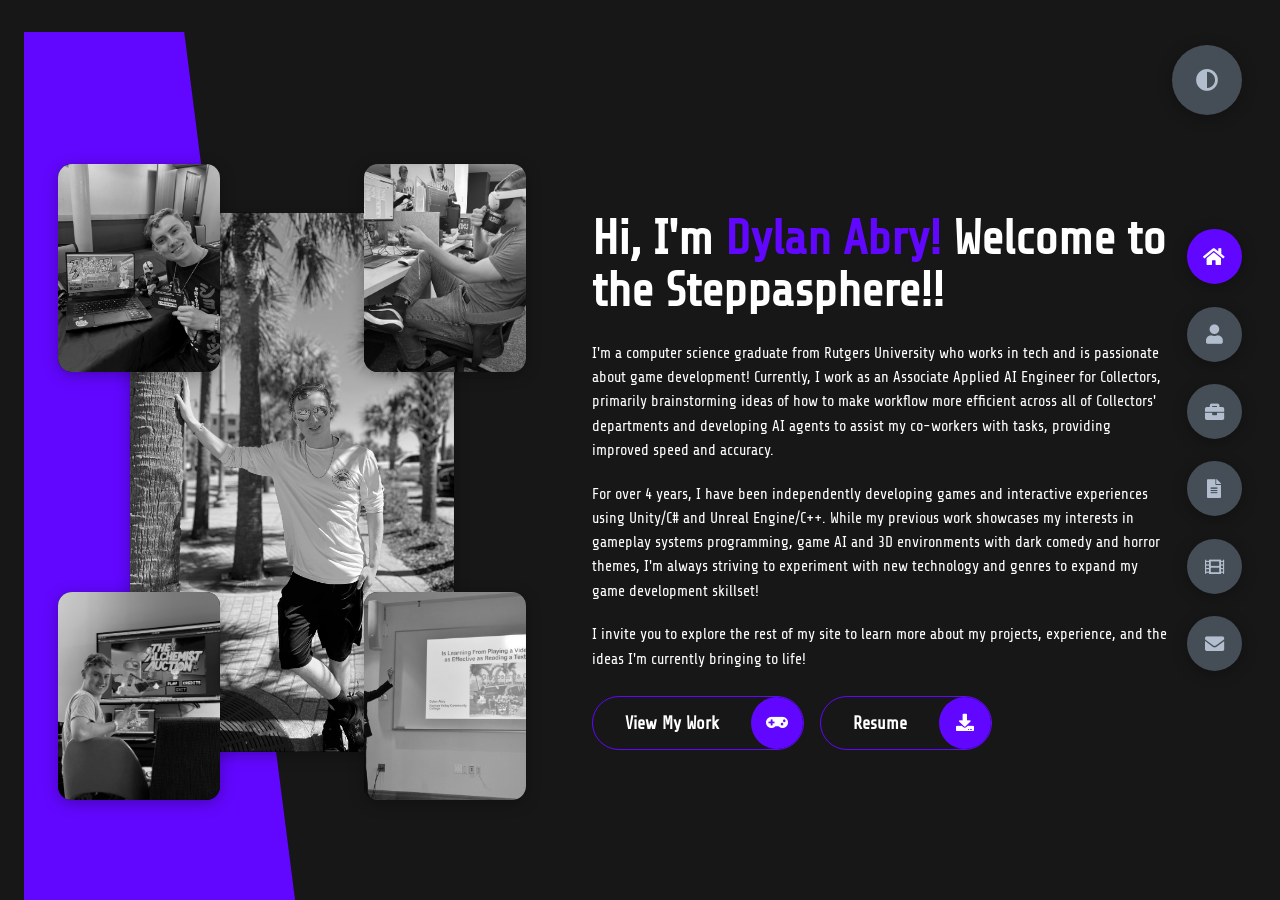
<file: index.html>
<!DOCTYPE html>
<html lang="en">

<head>
    <meta charset="UTF-8">
    <meta name="viewport" content="width=device-width, initial-scale=1.0">
    <title>Steppasphere</title>
    <link rel="stylesheet" href="styles/styles.css">
    <link rel="preconnect" href="https://fonts.googleapis.com">
    <link rel="preconnect" href="https://fonts.gstatic.com" crossorigin>
    <link rel="stylesheet" href="https://cdnjs.cloudflare.com/ajax/libs/font-awesome/5.15.4/css/all.min.css">
    <link href="https://fonts.googleapis.com/css2?family=Share+Tech&display=swap" rel="stylesheet">
</head>

<body class="main-content">
    <header class="section sec1 header active" id="home">
        <div class="header-content">
            <div class="left-header">
                <div class="h-shape"></div>

                <div class="photo-collage">
                    <div class="image main-image">
                        <img src="img/hero.jpeg" alt="Dylan Abry">
                    </div>

                    <div class="image secondary-image image-two">
                        <img src="img/AssassinAuctionAward.jpeg" alt="Dylan Abry">
                    </div>

                    <div class="image secondary-image image-three">
                        <img src="img/LockedInAtMLB.PNG" alt="Dylan Abry">
                    </div>
                    <div class="image secondary-image image-four">
                        <img src="img/Capstone.jpg" alt="Dylan Abry">
                    </div>
                    <div class="image secondary-image image-five">
                        <img src="img/AlchemistAuctionHotel.jpeg" alt="Dylan Abry">
                    </div>
                </div>
            </div>
            <div class="right-header">
                <h1 class="name">
                    Hi, I'm <span>Dylan Abry!</span> Welcome to the Steppasphere!!
                </h1>
                <p>
                    I'm a computer science graduate from Rutgers University who works in tech and is passionate about game development!
                    Currently, I work as an Associate Applied AI Engineer for Collectors, primarily brainstorming 
                    ideas of how to make workflow more efficient across all of Collectors' departments and developing 
                    AI agents to assist my co-workers with tasks, providing improved speed and accuracy. 

                </p>
                <p>
                    For over 4 years, I have been independently developing games and interactive experiences
                    using Unity/C# and Unreal Engine/C++. While my previous work showcases my interests
                    in gameplay systems programming, game AI and 3D environments with dark comedy and horror
                    themes, I'm always striving to experiment with new technology and genres to expand my game
                    development skillset!
                </p>
                <p>
                    I invite you to explore the rest of my site to learn more about my projects, experience, and the
                    ideas I'm currently bringing to life!
                </p>
                <div class="btn-con">
                    <a href="#portfolio" class="main-btn view-work-btn">
                        <span class="btn-text">View My Work</span>
                        <span class="btn-icon">
                            <i class="fas fa-gamepad"></i>
                        </span>
                    </a>

                    <a href="files/DylanAbryProResume.pdf" class="main-btn">
                        <span class="btn-text">Resume</span>
                        <span class="btn-icon">
                            <i class="fas fa-download"></i>
                        </span>
                    </a>
                </div>
            </div>
        </div>
    </header>
    <main>
        <section class="section sec2 about" id="about">
            <div class="main-title">
                <h2>About <span>Me</span><span class="bg-text">My Story</span></h2>
            </div>
            <div class="about-container">
                <div class="left-about">
                    <h4>Point Zero</h4>
                    <p>
                        My journey into game development started as a toddler who pulled every last
                        book off the shelf in my bedroom and scattered them across the floor. One by
                        one, I'd read each book, engaged in its plot and amazed by its artwork. This
                        became the catalyst for my passion for creative media—something that would
                        undergo a long evolution throughout my life, from writing stories to eventually
                        developing games.
                    </p>
                    <br>
                    <p>
                        By the time I was five, I had started moving beyond reading stories and began writing
                        and illustrating my own, viewing creativity as an escape from the stresses of the real
                        world. Every day after finishing my homework, I'd sit at my "work seat"—a corner chair at
                        the dining room table—with a stack of paper, a 64-pack of Crayola crayons, and get to work.
                        That routine gradually changed once I discovered Big Nate comics and became increasingly
                        interested in visual storytelling. Maybe a little too interested: inspired by Nate himself,
                        I started drawing sketches during class, sometimes even of my teachers, occasionally getting
                        myself into trouble—especially during binder checks!
                    </p>
                    <br>
                    <p>
                        Despite earning a reputation among my grade school peers as a class clown because of my desire
                        to give others something to laugh about every day, my creativity was highly valued by those
                        around
                        me. One memory that has always stuck with me happened in second grade, when my teacher gave us a
                        traditional
                        writing assignment and I instead turned in an entire storybook. I hadn't followed the assignment
                        structure, but
                        my classmates became so intrigued by what I'd made that my teacher ended up changing the
                        assignment for everyone
                        into a storybook project. That experience taught me something I've carried with me ever since:
                        there's value in
                        forging your own path, even when it isn't the path you were originally given.

                    </p>
                    <h4>Pressing "Start" on Game Development</h4>
                    <p>
                        From middle school through high school, my creative passion evolved from comic books to
                        animation, but
                        something in my work felt like it was missing... I wanted my experiences to be interactive. The
                        answer
                        to this problem was unexpectedly an activity I had spent much of my childhood doing, but did not
                        know it was a
                        form of creative media until starting at community college: VIDEO GAMES! Video games were
                        ultimately the form of
                        creative media that best matched the experience I wanted users to have with my projects: They
                        tell deep narratives,
                        displayed breathtaking digital visuals, and engaged audiences through their content and
                        interactive gameplay.
                    </p>
                    <br>
                    <p>
                        During my time at Raritan Valley Community College (RVCC), I participated in a life-changing
                        opportunity that introduced me to developing games using the Unity game engine, which was a
                        Capstone Research Project my sophomore year. Mentored by RVCC's game design professor, Professor
                        Bill Crosbie, I spent 10 months developing my first Unity game, Greybeard's Galleon. The project
                        taught players about binary search trees and evaluated the effectiveness of the game's content
                        delivery against a traditional Data Structures textbook. The game featured a simple player
                        controller, 3D objects modeled using ProBuilder,
                        physics/collision systems, and UI dialogue panels, all tools I still use in my games today! By
                        the end of those 10 months, I knew I hadn't just completed my first game—I had pressed "Start"
                        on a journey I wanted to keep pursuing.
                    </p>
                    <h4>Two Minds, One Body</h4>
                    <p>
                        I'm a huge stan of Eminem, and what I admire most about him—outside of his ability to
                        spit bars at record speed—is his inspiring life story. One part of his rise that has always
                        stood out to me is the creation of his "Slim Shady" alter ego, which gave him a creative outlet
                        for the cartoonish, outlandish side of himself that he might not have expressed otherwise.

                    </p>
                    <br>
                    <p>
                        My own alter ego was born during community college, when my peers gave me the nickname "Big
                        Steppa." The name came from my ability to lock in on academic tasks for hours at a time—like
                        finishing a 22-page research paper in one night—as well as my willingness to help classmates
                        prepare for exams.
                    </p>
                    <br>
                    <p>
                        Over time, Big Steppa evolved from a nickname I happily embraced into a persona that allowed my
                        normally introverted self to be bolder, take risks, and create more unfiltered projects. The Big
                        Steppa unlocked the class clown I had previously kept bottled up when creating interactive
                        projects out of concern for how audiences would receive them. That shift began influencing the
                        games I created just as I was preparing to begin my Bachelor's journey at Rutgers University.

                    </p>
                    <h4>Infinite Learning</h4>
                    <p>
                        There is always something new to learn in the ever-evolving game industry, and when I
                        transferred to Rutgers in Fall 2024, I hit the ground running and never looked back. Embracing
                        my Big Steppa alter ego sparked a rush of gameplay and story ideas that I felt compelled to
                        share with the gaming community. During my first semester, I began developing my first
                        independent game, Dine & Dash Dungeon, which featured a twisted plot where the player gets
                        caught attempting to dine and dash and decides to pilfer the chef's funds to pay the bill—or
                        escape to a casino with the money in a bonus challenge!

                    </p>
                    <br>
                    <p>
                        Dine & Dash Dungeon was only the beginning. Across lectures, library trips, and club meetings,
                        much of my time at Rutgers was spent inside Unity—and eventually Unreal Engine—experimenting
                        with unfamiliar systems and finding excuses to incorporate them into new projects. Each game
                        became an opportunity to challenge myself with something I hadn't built before, whether that
                        meant developing increasingly complex gameplay systems, building larger 3D environments,
                        experimenting with game AI, or eventually stepping into VR development.

                    </p>
                    <br>
                    <p>
                        That mindset didn't stop when I graduated. Working as a Quality Assurance tester for Major League Baseball in New York City 
                        has exposed me to the world of VR and has helped me expand my technological skillset even further. Now, I currently work professionally 
                        as an Associate Applied AI Engineer for Collectors while continuing to develop independent projects, which has only reinforced how
                        much there still is to learn. I've been able to experience technology from a new perspective by building projects with professional teams, 
                        while continuing to experiment with my own ideas outside of work.
                    </p>
                    <br>
                    <p>
                        The tools have changed quite a bit since that stack of paper and
                        64-pack of crayons, but the motivation behind them hasn't: I'm still forging my own path,
                        learning something new with every project, and finding new ways to bring my endless imagination
                        to life.
                    </p>
                    <div class="btn-con">
                        <a href="files/DylanAbryProResume.pdf" class="main-btn">
                            <span class="btn-text">Resume</span>
                            <span class="btn-icon"><i class="fas fa-download"></i></span>
                        </a>
                    </div>
                </div>
                <div class="about-photos">

                    <!-- Personal photo -->
                    <div class="about-photo">
                        <img src="img/Moi.jpeg" alt="Dylan Abry">
                    </div>
                    <!-- First game development project -->
                    <div class="about-photo">
                        <img src="img/GreybeardsGalleon.png" alt="Greybeard's Galleon game project">
                    </div>

                    <!-- Personal / creative journey -->
                    <div class="about-photo">
                        <img src="img/Fuego.png" alt="Creative project">
                    </div>

                    <!-- Friends / Rutgers -->
                    <div class="about-photo">
                        <img src="img/BdayFriends.jpg" alt="Dylan with friends">
                    </div>

                    <div class="about-photo">
                        <img src="img/Sushi.jpeg" alt="Greybeard's Galleon game project">
                    </div>
                </div>
            </div>
            <h4 class="stat-title">My Journey</h4>
            <div class="timeline">

                <!-- Collectors -->
                <div class="timeline-item">
                    <div class="tl-icon">
                        <i class="fas fa-microchip"></i>
                    </div>

                    <div class="timeline-content">
                        <p class="tl-duration">November 2026 - Present</p>

                        <h5>
                            Associate Applied AI Engineer
                            <span>Collectors - Jersey City, NJ</span>
                        </h5>

                        <p class="timeline-description">
                            
                        </p>

                        <div class="timeline-skills">
                            <span>Jira</span>
                            <span>AI Agent Development</span>
                            <span>Lovable</span>
                            <span>Claude Code</span>
                            <span>Git / GitHub</span>
                        </div>
                    </div>
                </div>
                <!-- MLB -->
                <div class="timeline-item">
                    <div class="tl-icon">
                        <i class="fas fa-brain"></i>
                    </div>

                    <div class="timeline-content">
                        <p class="tl-duration">June 2026 - November 2026</p>

                        <h5>
                            Quality Assurance Tester
                            <span>Major League Baseball - New York, NY</span>
                        </h5>

                        <p class="timeline-description">
                            - Performed system, regression, and functional testing across MLB game and XR products,
                            including Home Run Derby VR and MLB XR, across Meta Quest 3, Google XR, Apple Vision Pro, iPhone and PC.
                            <br>
                            - Conducted a variety of edge case tests to discover and reproduce bugs, and established
                            reliable reproduction steps
                            that supported engineering investigation and contributed to a reduction in unexpected
                            application behavior and crashes.
                            <br>
                            - Diagnosed and reproduced long-standing defects that had remained unresolved for months,
                            providing engineers with reliable
                            reproduction steps, technical observations, and supporting evidence through Jira.
                            <br>
                            Executed end-to-end release test plans for MLB XR on Quest, validating functionality and
                            stability of over 50 features, ahead of
                            a successful production launch to the Quest app store.
                            <br>
                            - Assist Brand Compliance Lead with licensing to ensure ballpark, player, and uniform data
                            is accurate and up to date.
                            <br>
                            - <strong>MLB XR</strong>: <strong>81 </strong> bugs discovered and reported
                            <br>
                            - <strong>Home Run Derby VR</strong>: <strong>10 </strong> bugs discovered and reported

                        </p>

                        <div class="timeline-skills">
                            <span>Jira</span>
                            <span>Git / GitHub</span>
                            <span>Unity</span>
                            <span>VR/XR</span>
                            <span>Regression Testing</span>
                            <span>System Testing</span>
                            <span>Analytics Testing</span>
                            <span>Bug Reporting</span>
                            <span>Brand Licensing</span>
                            <span>Meta Quest Developer Hub</span>
                        </div>
                    </div>
                </div>


                <!-- Independent Game Developer -->
                <div class="timeline-item">
                    <div class="tl-icon">
                        <i class="fas fa-gamepad"></i>
                    </div>

                    <div class="timeline-content">
                        <p class="tl-duration">February 2023 - Present</p>

                        <h5>
                            Independent Game Developer
                            <span>Personal Projects</span>
                        </h5>

                        <p class="timeline-description">
                            - Independently completed 9 games and interactive experiences from initial concept through
                            playable builds using Unity/C#
                            and Unreal Engine/C++.
                            <br>
                            - Handled the full development process including prototyping, programming, testing,
                            debugging,
                            optimization, and iteration.
                            <br>
                            - Uploaded finished projects to itch.io page for users to download and play for free.
                            <br>
                            - Completed a 10-month long Capstone Research Project where I developed a Unity game,
                            "Greybeard's Galleon",
                            that taught players about the concept of binary search trees and evaluated its effectiveness
                            at content delivery
                            versus a traditional Data Structures textbook.
                        </p>

                        <div class="timeline-skills">
                            <span>Unity</span>
                            <span>C#</span>
                            <span>Unreal Engine 5 </span>
                            <span>C++</span>
                            <span>Blueprint Scripting</span>
                            <span>Gameplay Programming</span>
                            <span>Game AI</span>
                            <span>UI Systems</span>
                            <span>NavMesh</span>
                            <span>Behavior Graphs</span>
                            <span>Testing / Debugging</span>
                            <span>Blender</span>
                            <span>Audacity</span>
                            <span>Git / GitHub</span>
                            <span>Pixel / 3D Animation</span>
                            <span>State Machines</span>
                            <span>Physics Systems</span>
                            <span>Animator Blend Trees</span>
                            <span>XR Interaction Toolkit</span>
                            <span>Object-Oriented Programming</span>
                        </div>
                    </div>
                </div>


                <!-- Create & Learn -->
                <div class="timeline-item">
                    <div class="tl-icon">
                        <i class="fas fa-chalkboard-teacher"></i>
                    </div>

                    <div class="timeline-content">
                        <p class="tl-duration">March 2026 - Present</p>

                        <h5>
                            Game Development Instructor
                            <span>Create & Learn - Palo Alto, CA (Remote)</span>
                        </h5>

                        <p class="timeline-description">
                            - Lead virtual classes on different game development-related coding concepts, including
                            Unity/C#, Roblox Studio/Lua, and Scratch block coding.
                            <br>
                            - Adapt lessons to varying skill levels, guiding students through hands-on projects and
                            problem-solving
                        </p>

                        <div class="timeline-skills">
                            <span>Unity</span>
                            <span>C#</span>
                            <span>Technical Teaching / Mentorship</span>
                            <span>Roblox Studio</span>
                            <span>Lua</span>
                            <span>Scratch</span>
                        </div>
                    </div>
                </div>
                <!-- Castix -->
                <div class="timeline-item">
                    <div class="tl-icon">
                        <i class="fas fa-laptop-code"></i>
                    </div>

                    <div class="timeline-content">
                        <p class="tl-duration">August 2025 - December 2025</p>

                        <h5>
                            Unity Software Developer Intern
                            <span>Castix LLC - Dallas, TX (Remote)</span>
                        </h5>

                        <p class="timeline-description">
                            - Enhanced NPC interaction in a Unity RPG, “Medieval Lands”, improving dialogue flow through
                            UI
                            redesign
                            <br>
                            - Developed and tested gameplay systems via TestFlight and provided feedback to team members
                            using
                            GitHub and Discord.
                        </p>

                        <div class="timeline-skills">
                            <span>Unity</span>
                            <span>C#</span>
                            <span>UI Design / Implementation</span>
                            <span>GitHub</span>
                            <span>Team Collaboration</span>
                        </div>
                    </div>
                </div>
                <!-- Code Ninjas -->
                <div class="timeline-item">
                    <div class="tl-icon">
                        <i class="fas fa-code"></i>
                    </div>

                    <div class="timeline-content">
                        <p class="tl-duration">February 2025 - June 2026</p>

                        <h5>
                            Coding Instructor
                            <span>Code Ninjas - Green Brook, NJ</span>
                        </h5>

                        <p class="timeline-description">
                            - Guide 8 to 15 students per shift in learning to code by developing games across
                            different skill levels, including block coding, JavaScript, and Unity/C#.
                            <br>
                            - Helped my program achieve its <strong>first 3</strong> "Black Belt" students, where I
                            assisted
                            them in developing their own Unity project from concept to final build.
                            <br>
                            - Lead coding camps during the summer in different coding-related activites, including
                            Minecraft modding and MakeCode Arcade block coding.
                        </p>

                        <div class="timeline-skills">
                            <span>Unity</span>
                            <span>C#</span>
                            <span>JavaScript</span>
                            <span>Minecraft Modding / MCreator</span>
                            <span>Teaching / Mentorship</span>
                        </div>
                    </div>
                </div>
            </div>
        </section>
        <section class="section sec3 portfolio" id="portfolio">

            <div class="main-title">
                <h2>
                    Games <span>Portfolio</span>
                    <span class="bg-text">Time to Play!</span>
                </h2>
            </div>

            <p class="portfolio-intro">
                "We all have an unknown finite length of time in this world. Wring out every last drop of uniqueness
                within you before that time expires."

            </p>
            <p class="portfolio-intro-follow">
                This is my mindset towards each project I begin...
            </p>



            <div class="portfolio-filters">
                <button class="filter-btn active-filter" data-filter="all">All</button>
                <button class="filter-btn" data-filter="unity">Unity</button>
                <button class="filter-btn" data-filter="unreal">Unreal</button>
            </div>


            <!-- COMPLETED PROJECTS -->
            <div class="portfolio-section">

                <h3 class="portfolio-section-title">Completed Projects</h3>

                <div class="portfolio-grid">

                    <!-- Project 1 -->
                    <!-- Wuvlie Warfare -->
                    <div class="project-card" data-engine="unity">
                        <a href="projects/wuvlie-warfare.html" class="project-card-link">
                            <div class="project-image">
                                <img src="img/WuvlieWarfare.jpg" alt="Wuvlie Warfare">
                            </div>

                            <div class="project-content">

                                <div class="project-heading">
                                    <h4>Wuvlie Warfare</h4>

                                    <span class="project-status completed">
                                        Completed
                                    </span>
                                </div>

                                <p class="project-type">
                                    VR Arcade Shooter
                                </p>

                                <p class="project-description">
                                    <strong>July 2026 - November 2026</strong>
                                    <br>
                                    A thrilling fast-paced VR arcade shooter where opening chests,
                                    collecting sweet treats, shooting plushies, and achieving the highest
                                    score has never been more fun! With three 3D maps to immerse in, Pinchypup,
                                    Hoppo, Shellshark, and Rattlemeowser, the four members of the Wuvlie family,
                                    are excited for a playdate with you!
                                </p>

                                <div class="project-skills">
                                    <span>Unity</span>
                                    <span>C#</span>
                                    <span>VR/XR Interaction Toolkit</span>
                                    <span>AI Behavior Graphs</span>
                                    <span>NavMesh</span>
                                    <span>Blender</span>
                                    <span>Procedural Reward/Enemy Spawning</span>
                                    <span>Performance Optimization</span>
                                    <span>Audio Design</span>
                                    <span>Android/Meta Quest Deployment</span>
                                </div>
                            </div>

                        </a>
                    </div>
                    <div class="project-card" data-engine="unity">
                        <a href="projects/alchemist-auction.html" class="project-card-link">
                            <div class="project-image">
                                <img src="img/AlchemistAuction.png" alt="Alchemist Auction">
                            </div>

                            <div class="project-content">

                                <div class="project-heading">
                                    <h4>The Alchemist Auction</h4>

                                    <span class="project-status completed">
                                        Completed
                                    </span>
                                </div>

                                <p class="project-type">
                                    3D Exploration / Strategy / Game of Chance / RPG
                                </p>

                                <p class="project-description">
                                    <strong>June 2025 - April 2026</strong>
                                    <br>
                                    Dr. Fleece deFraud is back for revenge in this expanded sequel of The Assassin
                                    Auction!
                                    Explore interactive environments, test your cognitive skills in brain-teasing bonus
                                    games,
                                    strategically bid for world-famous potions, and even fight in an RPG boss battle in
                                    this
                                    astronomically wild adventure!
                                </p>

                                <div class="project-skills">
                                    <span>Unity</span>
                                    <span>C#</span>
                                    <span>State Management</span>
                                    <span>Data Structure Application</span>
                                    <span>Probability Systems</span>
                                    <span>Soundtrap / Audacity</span>
                                    <span>AI / Search Algorithms</span>
                                    <span>Asset Optimization</span>
                                    <span>UI Design / Programming</span>
                                    <span>Event Systems / Interactables</span>
                                    <span>Particle Systems</span>
                                </div>

                            </div>

                        </a>
                    </div>

                    <!-- Project 2 -->
                    <div class="project-card" data-engine="unity">

                        <a href="projects/pyrokour-dojo.html" class="project-card-link">

                            <div class="project-image">
                                <img src="img/PyrokourDojo.png" alt="Pyrokour Dojo">
                            </div>

                            <div class="project-content">

                                <div class="project-heading">
                                    <h4>Pyrokour Dojo</h4>
                                    <span class="project-status completed">
                                        Completed
                                    </span>
                                </div>

                                <p class="project-type">
                                    3D Platformer
                                </p>

                                <p class="project-description">
                                    <strong>January 2026 - April 2026</strong>
                                    <br>
                                    Inspired by the Japanese game show, MXC with a deadly twist, conquer
                                    a 3D obstacle course over a lake of boiling lava! The course features
                                    <strong>7 </strong> obstacles to beat, which you must do in as fast of a
                                    time as you can! This game can be played with a keyboard or a gamepad.
                                    <br>
                                    <br>
                                    Completed for a semester-long project for CS 428 (Intro to Computer Graphics)
                                    at Rutgers University
                                </p>

                                <div class="project-skills">
                                    <span>Unity</span>
                                    <span>C#</span>
                                    <span>Rendering Optimization</span>
                                    <span>Memory Optimization</span>
                                    <span>Physics Systems</span>
                                    <span>Animator Blend Trees</span>
                                    <span>UI Programming</span>
                                    <span>Cinemachine</span>
                                    <span>GitHub</span>
                                    <span>Input System Integration (Gamepad)</span>
                                    <span>Particle Systems</span>
                                </div>

                            </div>

                        </a>
                    </div>


                    <!-- Project 3 -->
                    <div class="project-card" data-engine="unreal">

                        <a href="projects/countess-royale.html" class="project-card-link">

                            <div class="project-image">
                                <img src="img/CountessRoyale.png" alt="Countess Royale">
                            </div>

                            <div class="project-content">

                                <div class="project-heading">
                                    <h4>Countess Royale</h4>
                                    <span class="project-status completed">
                                        Completed
                                    </span>
                                </div>

                                <p class="project-type">
                                    Combat
                                </p>

                                <p class="project-description">
                                    <strong>September 2025 - May 2026</strong>
                                    <br>
                                    This is my first project completed using Unreal Engine and
                                    C++. It gave me an opportunity to experiment and establish a
                                    foundation of understanding in the components and tools Unreal
                                    offers for its users. In the game, roam around a 3D utopian city,
                                    and fight AI-programmed enemy Countesses!
                                </p>

                                <div class="project-skills">
                                    <span>Unreal Engine</span>
                                    <span>Blueprint Scripting</span>
                                    <span>C++</span>
                                    <span>Debugging</span>
                                    <span>AI Behavior Trees</span>
                                    <span>NavMesh</span>
                                    <span>Animation Montage</span>
                                    <span>Combat System</span>
                                    <span>Health / Hazard Systems</span>
                                    <span>UI Widget Design</span>
                                </div>

                            </div>
                        </a>
                    </div>

                    <!-- Project 4 -->
                    <div class="project-card" data-engine="unity">

                        <a href="projects/assassin-auction.html" class="project-card-link">

                            <div class="project-image">
                                <img src="img/AssassinAuction.png" alt="Assassin Auction">
                            </div>

                            <div class="project-content">

                                <div class="project-heading">
                                    <h4>The Assassin Auction</h4>
                                    <span class="project-status completed">
                                        Completed
                                    </span>
                                </div>

                                <p class="project-type">
                                    Strategy / Game of Chance
                                </p>

                                <p class="project-description">
                                    <strong>December 2024 - May 2025</strong>
                                    <br>
                                    Compete against the most feared hitman Fleece deFraud in a strategic auction where
                                    you bid for weapons
                                    of different tiers! Manage your money, take calculated risks, practice your shooting
                                    in bonus games,
                                    and outsmart deFraud across an unpredictable series of bidding rounds.
                                    <br>
                                    Received an award for "Excellence in Design" at the Rutgers
                                    Creation of Game Society's Spring 2025 Scarlet Showcase!
                                </p>

                                <div class="project-skills">
                                    <span>Unity</span>
                                    <span>C#</span>
                                    <span>Probability Systems</span>
                                    <span>Data Structure Application</span>
                                    <span>UI Design / Programming</span>
                                    <span>Audacity</span>
                                    <span>Score System</span>
                                    <span>Unity 3D Lighting</span>
                                    <span>Asset Optimization</span>
                                    <span>Player Data Persistence</span>
                                </div>
                            </div>

                        </a>
                    </div>

                    <!-- Project 5 -->
                    <div class="project-card" data-engine="unity">

                        <a href="projects/bonus-game-blitz.html" class="project-card-link">

                            <div class="project-image">
                                <img src="img/BonusGameBlitz.png" alt="Bonus Game Blitz">
                            </div>

                            <div class="project-content">

                                <div class="project-heading">
                                    <h4>Bonus Game Blitz</h4>
                                    <span class="project-status completed">
                                        Completed
                                    </span>
                                </div>

                                <p class="project-type">
                                    Arcade Speed Run / Interactive Fiction
                                </p>

                                <p class="project-description">
                                    <strong>April 2026</strong>
                                    <br>
                                    A timed arcade game that challenges the player to complete the four bonus
                                    games in The Alchemist Auction across three levels of difficulty. Obtain limited
                                    access to the Completionist Cave while attempting to rack up as high of a score as
                                    possible
                                    in this epic 15-minute experience!
                                </p>

                                <div class="project-skills">
                                    <span>Unity</span>
                                    <span>C#</span>
                                    <span>Score System</span>
                                    <span>Player Data Persistence</span>
                                    <span>UI Design / Programming</span>
                                    <span>Time System</span>
                                    <span>First-Person Controller</span>
                                    <span>Testing / Debugging</span>
                                </div>
                            </div>

                        </a>
                    </div>

                    <!-- Project 6 -->
                    <div class="project-card" data-engine="unity">

                        <a href="projects/dine-dash-dungeon.html" class="project-card-link">
                            <div class="project-image">
                                <img src="img/DineDashDungeon.png" alt="Dine And Dash Dungeon">
                            </div>

                            <div class="project-content">

                                <div class="project-heading">
                                    <h4>Dine & Dash Dungeon</h4>
                                    <span class="project-status completed">
                                        Completed
                                    </span>
                                </div>

                                <p class="project-type">
                                    3D Horror Puzzle
                                </p>

                                <p class="project-description">
                                    <strong>August 2024 - October 2024</strong>
                                    <br>
                                    After getting thrown in a dungeon for attempting to dine and dash, you plan
                                    to obtain the cash for your meal by breaking into a locked safe. However, be
                                    cautious...
                                    if caught by Chef Scarver, there will be deadly consequences!
                                </p>

                                <div class="project-skills">
                                    <span>Unity</span>
                                    <span>C#</span>
                                    <span>Unity 3D Animation</span>
                                    <span>UI Design / Programming</span>
                                    <span>Event Systems / Interactables</span>
                                    <span>First-Person Controller</span>
                                    <span>Game System / Puzzle Design</span>
                                    <span>Gameplay Programming</span>
                                    <span>Text Input System</span>
                                    <span>State Management</span>
                                </div>
                            </div>

                        </a>

                    </div>

                    <!-- Project 7 -->
                    <div class="project-card" data-engine="unity">

                        <a href="projects/big-steppa.html" class="project-card-link">
                            <div class="project-image">
                                <img src="img/BigSteppa.png" alt="Big Steppa">
                            </div>

                            <div class="project-content">

                                <div class="project-heading">
                                    <h4>The Big Steppa</h4>
                                    <span class="project-status completed">
                                        Completed
                                    </span>
                                </div>

                                <p class="project-type">
                                    Role Playing
                                </p>

                                <p class="project-description">
                                    <strong>October 2024</strong>
                                    <br>
                                    An RPG that was developed on Unity in a weekend for the Rutgers
                                    Creation of Game Society's Fall 2024 Scarlet Game Jam. Strategically
                                    fight as Big Steppa (AKA me!) against a massive spider, that uses
                                    random bid probabilities to drop different attacks on you!
                                    <br>
                                    <br>
                                    Received an award for being the most "Unique / Funny" game in the competition!
                                </p>

                                <div class="project-skills">
                                    <span>Unity</span>
                                    <span>C#</span>
                                    <span>Probability Systems</span>
                                    <span>Game System Design</span>
                                    <span>State Management</span>
                                    <span>UI Design / Programming</span>
                                    <span>Unity 3D Animation</span>
                                    <span>Unity Video</span>
                                </div>
                            </div>
                        </a>

                    </div>

                    <!-- Project 8 -->
                    <div class="project-card" data-engine="unity">

                        <a href="projects/malnutritious-matcher.html" class="project-card-link">
                            <div class="project-image">
                                <img src="img/MrMondomouthsMalnutritiousMatcher.png"
                                    alt="Mr Mondomouths Malnutritious Matcher">
                            </div>

                            <div class="project-content">

                                <div class="project-heading">
                                    <h4>Mr. Mondomouth's Malnutritious Matcher</h4>
                                    <span class="project-status completed">
                                        Completed
                                    </span>
                                </div>

                                <p class="project-type">
                                    Strategy / Card Game
                                </p>

                                <p class="project-description">
                                    <strong>November 2025 - December 2025</strong>
                                    <br>
                                    Create the grossest food combinations you could imagine against an AI-programmed CPU
                                    in this card game! Using search algorithms including a heuristic search and finding
                                    disjoint pairs, Mr. Mondomouth will use the same strategies as a human player,
                                    making him
                                    a difficult challenge to beat.
                                    <br>
                                    Completed for a semester-long project for CS 440 (Intro to Artificial Intelligence)
                                    at Rutgers University
                                </p>

                                <div class="project-skills">
                                    <span>Unity</span>
                                    <span>C#</span>
                                    <span>Game System Design</span>
                                    <span>State Management</span>
                                    <span>AI / Search Algorithms</span>
                                    <span>UI Design / Implementation</span>
                                    <span>GitHub</span>
                                </div>
                            </div>
                        </a>
                    </div>
                </div>

            </div>



            <!-- IN THE WORKS -->
            <div class="portfolio-section in-progress-section">

                <h3 class="portfolio-section-title">In the Works</h3>

                <p class="portfolio-section-description">
                    Got some cool experiences on the way! Stay tuned...
                </p>

                <div class="portfolio-grid">

                    <!-- Satchy's Solo -->
                    <div class="project-card" data-engine="unity">

                        <div class="project-card-link">
                            <div class="project-image">
                                <img src="img/SatchysSolo.png" alt="Satchy's Solo">
                            </div>

                            <div class="project-content">

                                <div class="project-heading">
                                    <h4>Satchy's Solo</h4>

                                    <span class="project-status in-development">
                                        In Development
                                    </span>
                                </div>

                                <p class="project-type">
                                    2D Platformer
                                </p>

                                <p class="project-description">
                                    <strong>May 2026 - TBD</strong>
                                </p>

                                <div class="project-skills">
                                    <span>Unity</span>
                                    <span>C#</span>
                                    <span>State Management</span>
                                    <span>Aseprite</span>
                                </div>

                            </div>
                        </div>

                    </div>


                    <!-- FAFOHouse -->
                    <div class="project-card" data-engine="unreal">

                        <div class="project-card-link">

                            <div class="project-image">
                                <img src="img/FAFOHouse.png" alt="FAFOHouse">
                            </div>

                            <div class="project-content">

                                <div class="project-heading">
                                    <h4>Fierce deFraud's FAFOHouse</h4>

                                    <span class="project-status in-development">
                                        In Development
                                    </span>
                                </div>

                                <p class="project-type">
                                    3D Exploration / Environment
                                </p>

                                <p class="project-description">
                                    <strong>June 2026 - TBD</strong>
                                </p>

                                <div class="project-skills">
                                    <span>Unreal Engine</span>
                                    <span>Blueprint Scripting</span>
                                    <span>Environment Design</span>
                                </div>

                            </div>
                        </div>
                    </div>

                </div>

            </div>
        </section>
        <section class="section sec4" id="blogs">
            <div class="blogs-content">
                <div class="main-title">
                    <h2>Steppa <span>Spotlight</span><span class="bg-text">My Blogs</span></h2>
                </div>
                <div class="blogs">
                    <div class="blog">
                        <img src="img/MLBOffice.jpeg" alt="">
                        <div class="blog-text">
                            <h4>
                                Reflection: My Experience Working as a QA Tester for MLB
                            </h4>
                            <p>
                                Coming Soon!
                            </p>
                        </div>
                    </div>
                </div>
            </div>
        </section>
        <section class="section sec5 animations" id="animations">

            <div class="main-title">
                <h2>
                    Dylan<span>imations</span>
                    <span class="bg-text">My Cinema</span>
                </h2>
            </div>

            <p class="animations-intro">
                Take a rest from exploring the Steppasphere and immerse yourself in a small animated movie!
            </p>

            <div class="animation-grid">

                <!-- Animation 1 -->
                <div class="animation-card">

                    <div class="animation-video">
                        <iframe src="https://www.youtube.com/embed/21PbOSmCHQU" title="Skiks in The Race in Space"
                            allow="accelerometer; autoplay; clipboard-write; encrypted-media; gyroscope; picture-in-picture; web-share"
                            allowfullscreen>
                        </iframe>
                    </div>

                    <div class="animation-content">

                        <div class="animation-heading">
                            <h4>Skiks in: The Race in Space</h4>
                            <span class="animation-type">
                                Claymation
                            </span>
                        </div>

                        <p class="animation-description">
                            In this fun claymation adventure (1024 total pictures taken!), Skiks Sleddington, a penguin
                            who enjoys racing, builds a rocket to enter a snow race on the moon! Can he best the
                            conniving
                            snowceror Lanucious to take home the $10 million prize?
                            <br>
                            <strong>Role:</strong> Independent Writer / Animator / Editor
                        </p>

                        <div class="animation-skills">
                            <span>StopMotion Studios</span>
                            <span>FlipaClip</span>
                            <span>iMovie</span>
                        </div>

                    </div>

                </div>


                <!-- Animation 2 -->
                <div class="animation-card">

                    <div class="animation-video">
                        <iframe width="560" height="315"
                            src="https://www.youtube.com/embed/_BQq1OhoDSo?si=uvbQqKJoICjE7Kmn"
                            title="YouTube video player" frameborder="0"
                            allow="accelerometer; autoplay; clipboard-write; encrypted-media; gyroscope; picture-in-picture; web-share"
                            referrerpolicy="strict-origin-when-cross-origin" allowfullscreen>
                        </iframe>
                    </div>

                    <div class="animation-content">

                        <div class="animation-heading">
                            <h4>The Elephant in the Room</h4>
                            <span class="animation-type">
                                3D Programmed Animation
                            </span>
                        </div>

                        <p class="animation-description">
                            RM Tridus, an elderly man and retired explorer, shares the story of how he obtained his
                            most prized possession, the golden elephant. Join Tridus on his quest, as he encounters
                            sharks, monkeys, ghosts, and other surprises in this 3D-programmed adventure!
                            <br>
                            <strong>Role:</strong> Independent Writer / Animator / Editor
                        </p>

                        <div class="animation-skills">
                            <span>Alice 3</span>
                            <span>iMovie</span>
                        </div>

                    </div>

                </div>
                <!-- Animation 3 -->
                <div class="animation-card">

                    <div class="animation-video">
                        <iframe width="560" height="315"
                            src="https://www.youtube.com/embed/_Qd50mHCzPw?si=nrRhXS2Nwx2LT54U"
                            title="YouTube video player" frameborder="0"
                            allow="accelerometer; autoplay; clipboard-write; encrypted-media; gyroscope; picture-in-picture; web-share"
                            referrerpolicy="strict-origin-when-cross-origin" allowfullscreen>
                        </iframe>
                    </div>

                    <div class="animation-content">

                        <div class="animation-heading">
                            <h4>Draggodactyl</h4>
                            <span class="animation-type">
                                3D Programmed Animation
                            </span>
                        </div>

                        <p class="animation-description">
                            Officer Holley, a young police officer in the town of Sol Logenas, is being trained on his
                            first day of work by the foolish and unproductive Officer Wood. However, when the occurence
                            of both a bank robbery and the return of the monster Draggodactyl put the town in danger,
                            Officer Holley's courage and skills are put to the ultimate test!
                            <br>
                            <strong>Team Members:</strong> Kody Pino, Shaun Jeter
                            <br>
                            <strong>Role:</strong> Co-writer / Co-animator / Editor
                        </p>

                        <div class="animation-skills">
                            <span>Alice 3</span>
                            <span>iMovie</span>
                        </div>

                    </div>

                </div>
                <!-- Animation 4 -->
                <div class="animation-card">

                    <div class="animation-video">
                        <iframe src="https://www.youtube.com/embed/PZqM6X1-8Yo" title="The Safe!"
                            allow="accelerometer; autoplay; clipboard-write; encrypted-media; gyroscope; picture-in-picture; web-share"
                            allowfullscreen>
                        </iframe>
                    </div>

                    <div class="animation-content">

                        <div class="animation-heading">
                            <h4>The Safe!</h4>
                            <span class="animation-type">
                                2D Animation
                            </span>
                        </div>

                        <p class="animation-description">
                            A poor, exhausted butler lies on the lawn, dreaming of becoming rich. Little does he
                            know his dream soon comes true when two dim-witted criminals, Reggie Ruggeds and Bobert
                            Bovine lose a safe they heisted from the national bank!
                            <br>
                            <strong>Role:</strong> Independent Writer / Animator / Editor
                        </p>

                        <div class="animation-skills">
                            <span>FlipaClip</span>
                            <span>iMovie</span>
                        </div>

                    </div>

                </div>
                <!-- Animation 5 -->
                <div class="animation-card">

                    <div class="animation-video">
                        <iframe src="https://www.youtube.com/embed/Lr9mqyO3fLc" title="Finding Mrs. Switch"
                            allow="accelerometer; autoplay; clipboard-write; encrypted-media; gyroscope; picture-in-picture; web-share"
                            allowfullscreen>
                        </iframe>
                    </div>

                    <div class="animation-content">

                        <div class="animation-heading">
                            <h4>Finding Mrs. Switch</h4>
                            <span class="animation-type">
                                Stop Motion Animation
                            </span>
                        </div>

                        <p class="animation-description">
                            After an exhausting day, Mr. Switch comes home to rest in bed. However, upon realizing his
                            wife is missing, he ventures out on a journey to find her and bring her home!
                            <br>
                            <strong>Role:</strong> Independent Writer / Animator / Editor
                        </p>

                        <div class="animation-skills">
                            <span>StopMotion Studios</span>
                            <span>iMovie</span>
                        </div>

                    </div>

                </div>
                <!-- Animation 6 -->
                <div class="animation-card">

                    <div class="animation-video">
                        <iframe src="https://www.youtube.com/embed/ocHTCoZTAaM"
                            title="Skiks and Nello in The Cone-undrum"
                            allow="accelerometer; autoplay; clipboard-write; encrypted-media; gyroscope; picture-in-picture; web-share"
                            allowfullscreen>
                        </iframe>
                    </div>

                    <div class="animation-content">

                        <div class="animation-heading">
                            <h4>Skiks and Nello in: The Cone-undrum</h4>
                            <span class="animation-type">
                                Claymation
                            </span>
                        </div>

                        <p class="animation-description">
                            It was a regular day for Skiks Sleddington the penguin, who was racing down a hill when he
                            suddenly comes across a ice cream named Nello, missing his cone body. Willing to help, Skiks
                            and Nello
                            speed around Snowcap Isle, searching for the missing cone body in this fun little
                            claymation!
                            <br>
                            <strong>Role:</strong> Independent Writer / Animator / Editor
                        </p>

                        <div class="animation-skills">
                            <span>StopMotion Studios</span>
                            <span>iMovie</span>
                        </div>

                    </div>

                </div>

            </div>

        </section>
        <section class="section sec6 contact" id="contact">
            <div class="contact-container">

                <div class="main-title">
                    <h2>
                        Contact <span>Me</span>
                        <span class="bg-text">Get In Touch</span>
                    </h2>
                </div>

                <div class="contact-content-container">

                    <!-- LEFT SIDE -->
                    <div class="left-contact">

                        <h4>Let's Connect!</h4>

                        <p class="contact-description">
                            Have a project, opportunity, or game development idea you'd like
                            to discuss? Feel free to reach out! I'm always interested in
                            connecting with developers, studios, and other creators.
                        </p>

                        <div class="contact-info">

                            <div class="contact-item">
                                <div class="icon">
                                    <i class="fas fa-map-marker-alt"></i>
                                </div>

                                <div class="contact-details">
                                    <span>Location</span>
                                    <p>New York Metropolitan Area</p>
                                </div>
                            </div>

                            <div class="contact-item">
                                <div class="icon">
                                    <i class="fas fa-envelope"></i>
                                </div>

                                <div class="contact-details">
                                    <span>Email</span>
                                    <p>dylanabry1206@gmail.com</p>
                                </div>
                            </div>

                        </div>

                        <div class="contact-icons">

                            <a href="https://github.com/DylanAbry" target="_blank" aria-label="GitHub">
                                <i class="fab fa-github"></i>
                            </a>

                            <a href="https://www.linkedin.com/in/dylan-abry-a09531288/" target="_blank"
                                aria-label="LinkedIn">
                                <i class="fab fa-linkedin-in"></i>
                            </a>

                            <a href="https://dylanabry.itch.io" target="_blank" aria-label="Itch.io">
                                <i class="fas fa-gamepad"></i>
                            </a>

                        </div>

                    </div>


                    <!-- RIGHT SIDE -->
                    <div class="right-contact">

                        <form action="https://formspree.io/f/mnpqllje" method="POST" class="contact-form">

                            <div class="input-control i-c-2">
                                <input type="text" name="name" required placeholder="Your Name">

                                <input type="email" name="email" required placeholder="Your Email">
                            </div>

                            <div class="input-control">
                                <input type="text" name="subject" required placeholder="Subject">
                            </div>

                            <div class="input-control">
                                <textarea name="message" rows="8" required
                                    placeholder="Tell me what you'd like to talk about..."></textarea>
                            </div>

                            <div class="submit-btn">

                                <button type="submit" class="contact-submit">
                                    <span>Send Message</span>
                                    <i class="fas fa-paper-plane"></i>
                                </button>

                            </div>

                        </form>

                    </div>

                </div>

            </div>
        </section>
    </main>

    <div class="controls">
        <div class="control control-1 active-btn" data-id="home">
            <i class="fas fa-home"></i>
        </div>
        <div class="control control-2" data-id="about">
            <i class="fas fa-user"></i>
        </div>
        <div class="control control-3" data-id="portfolio">
            <i class="fas fa-briefcase"></i>
        </div>
        <div class="control control-4" data-id="blogs">
            <i class="fas fa-file-alt"></i>
        </div>
        <div class="control control-5" data-id="animations">
            <i class="fas fa-film"></i>
        </div>
        <div class="control control-6" data-id="contact">
            <i class="fas fa-envelope"></i>
        </div>
    </div>

    <div class="theme-btn">
        <i class="fas fa-adjust"></i>
    </div>
    <script src="app.js"></script>
</body>

</html>
</file>
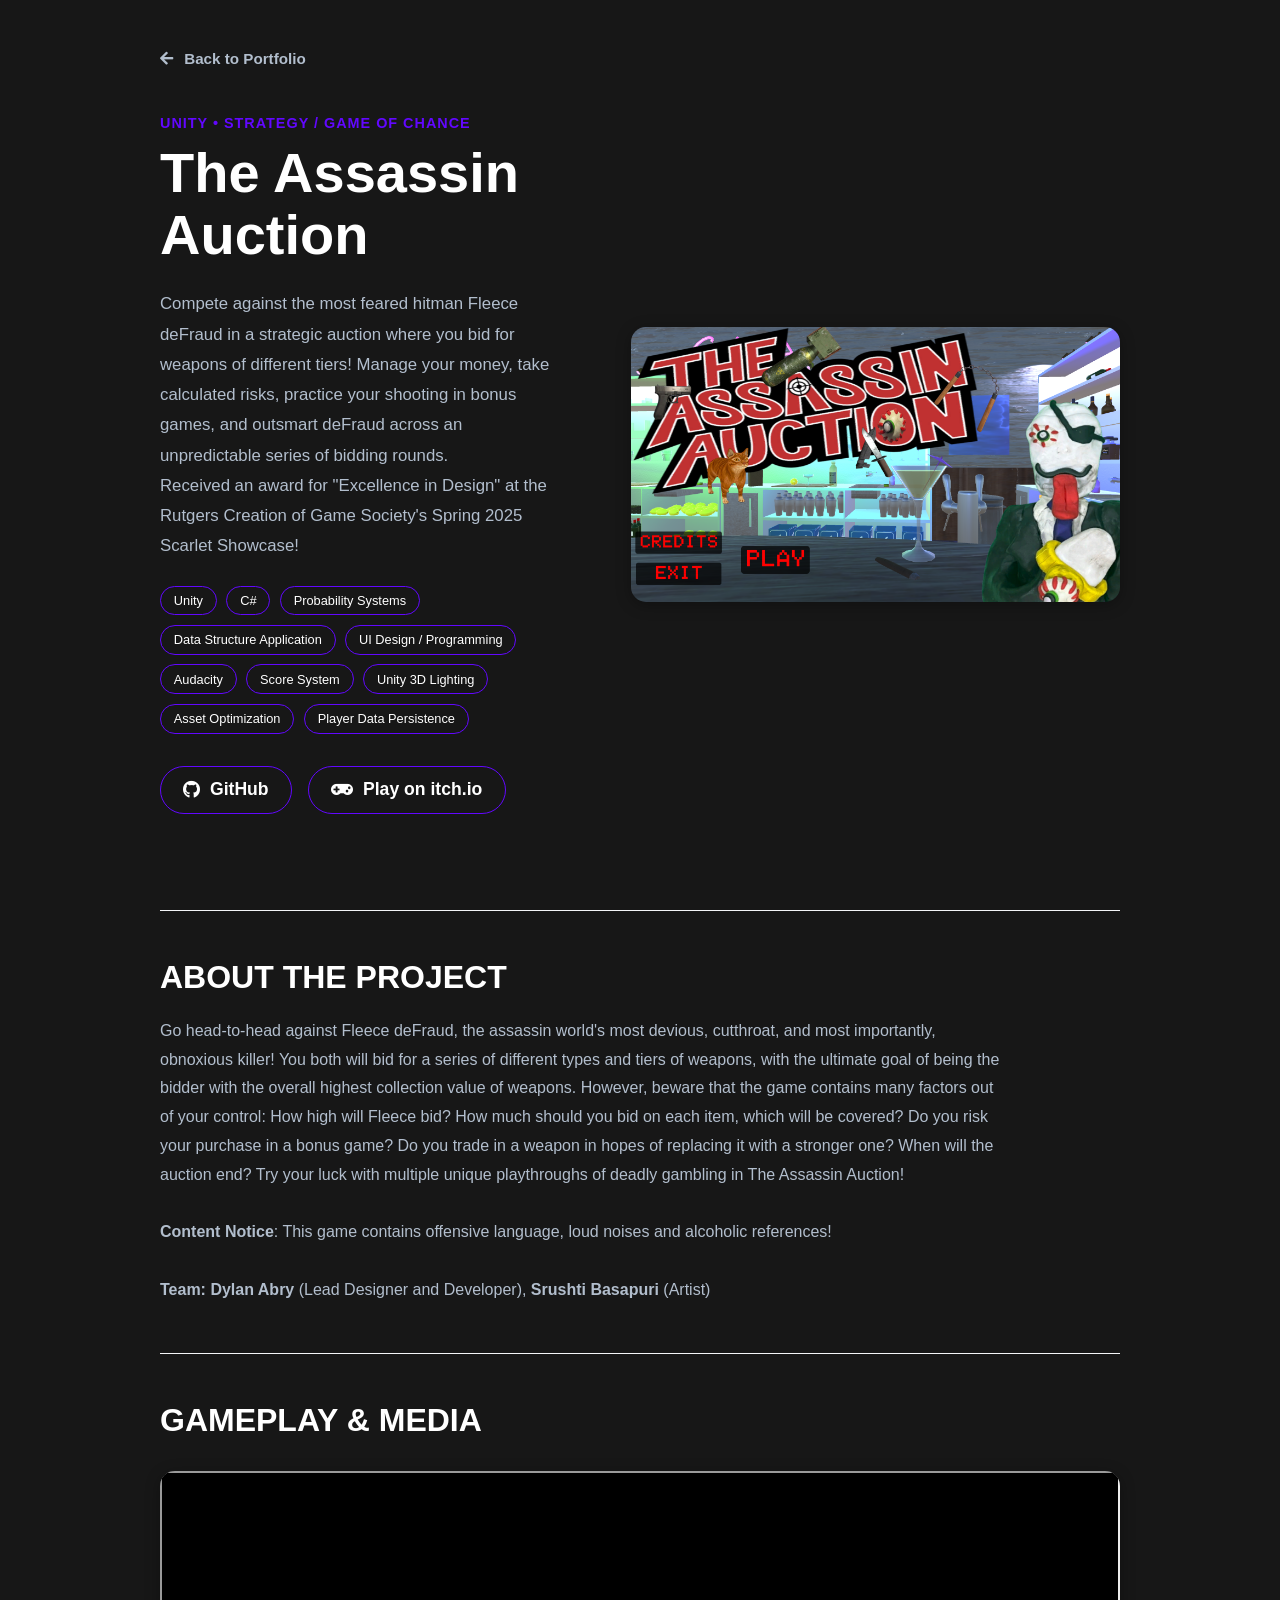
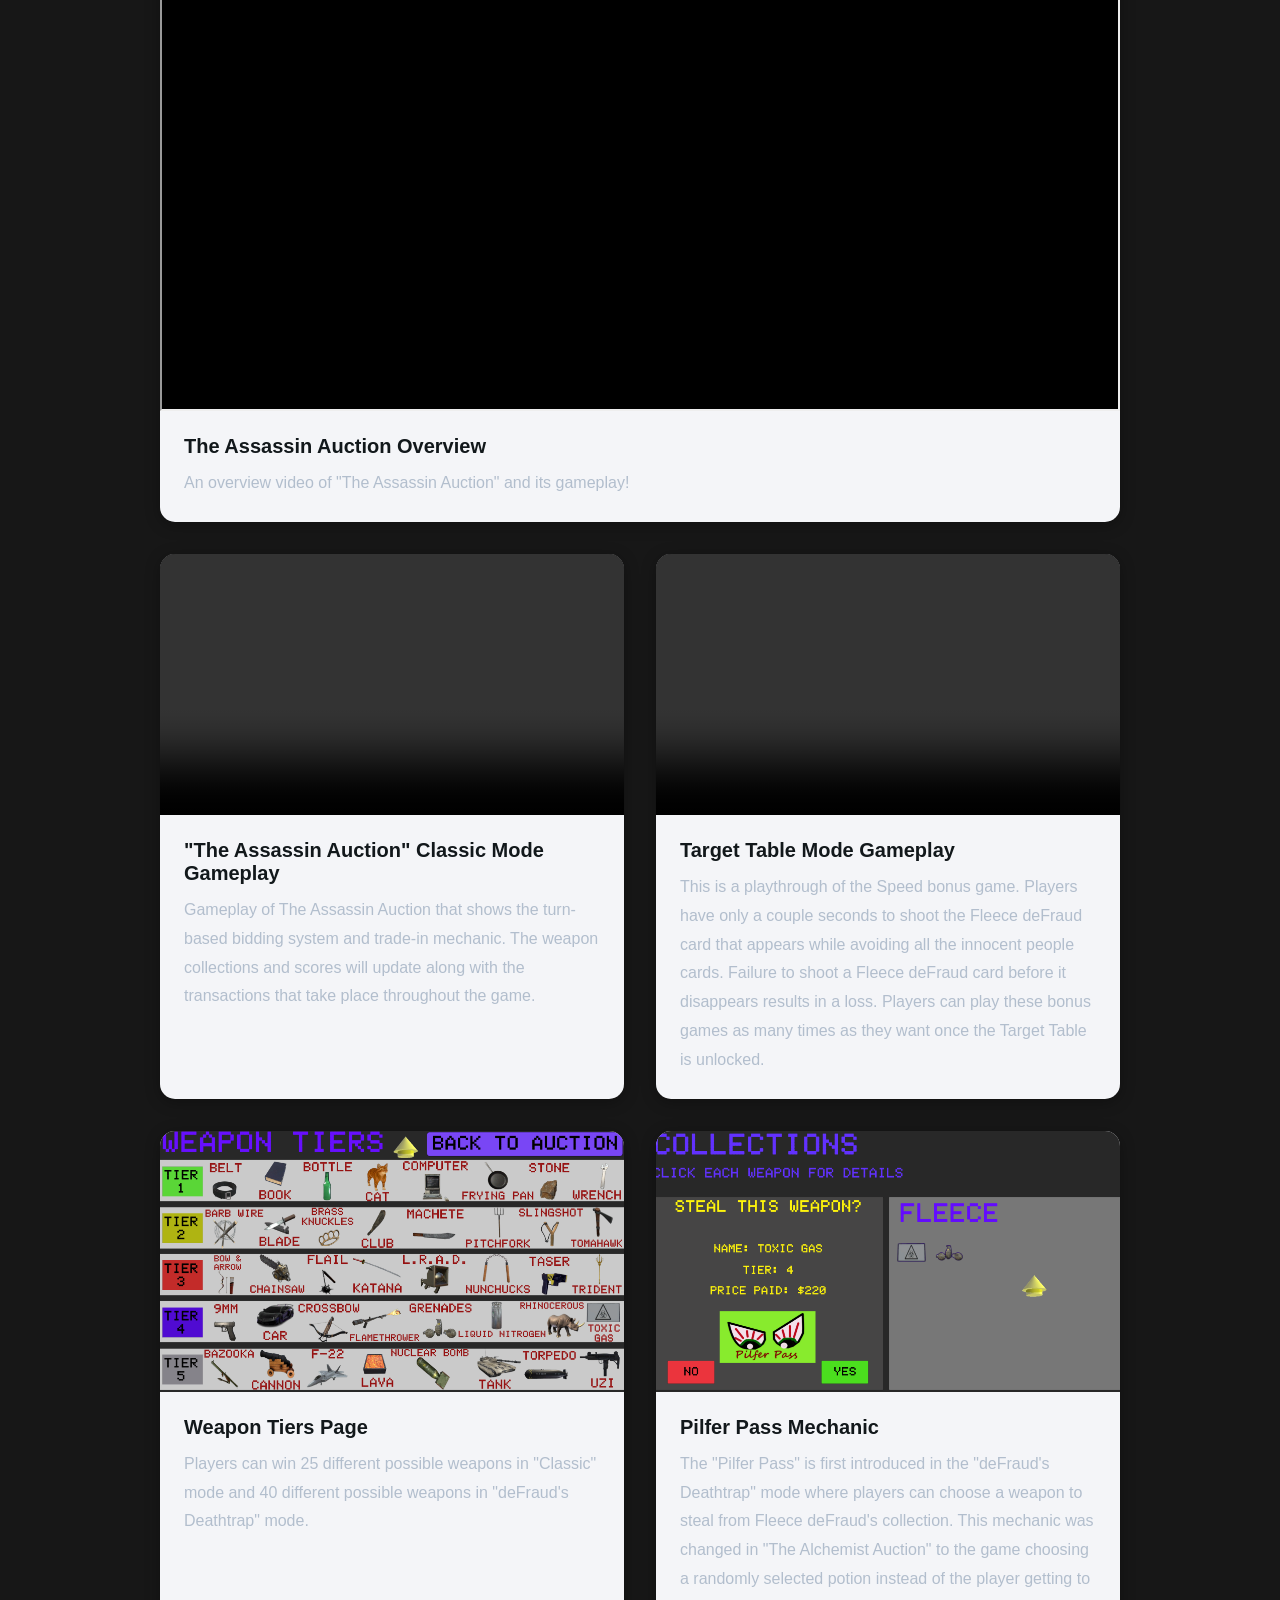
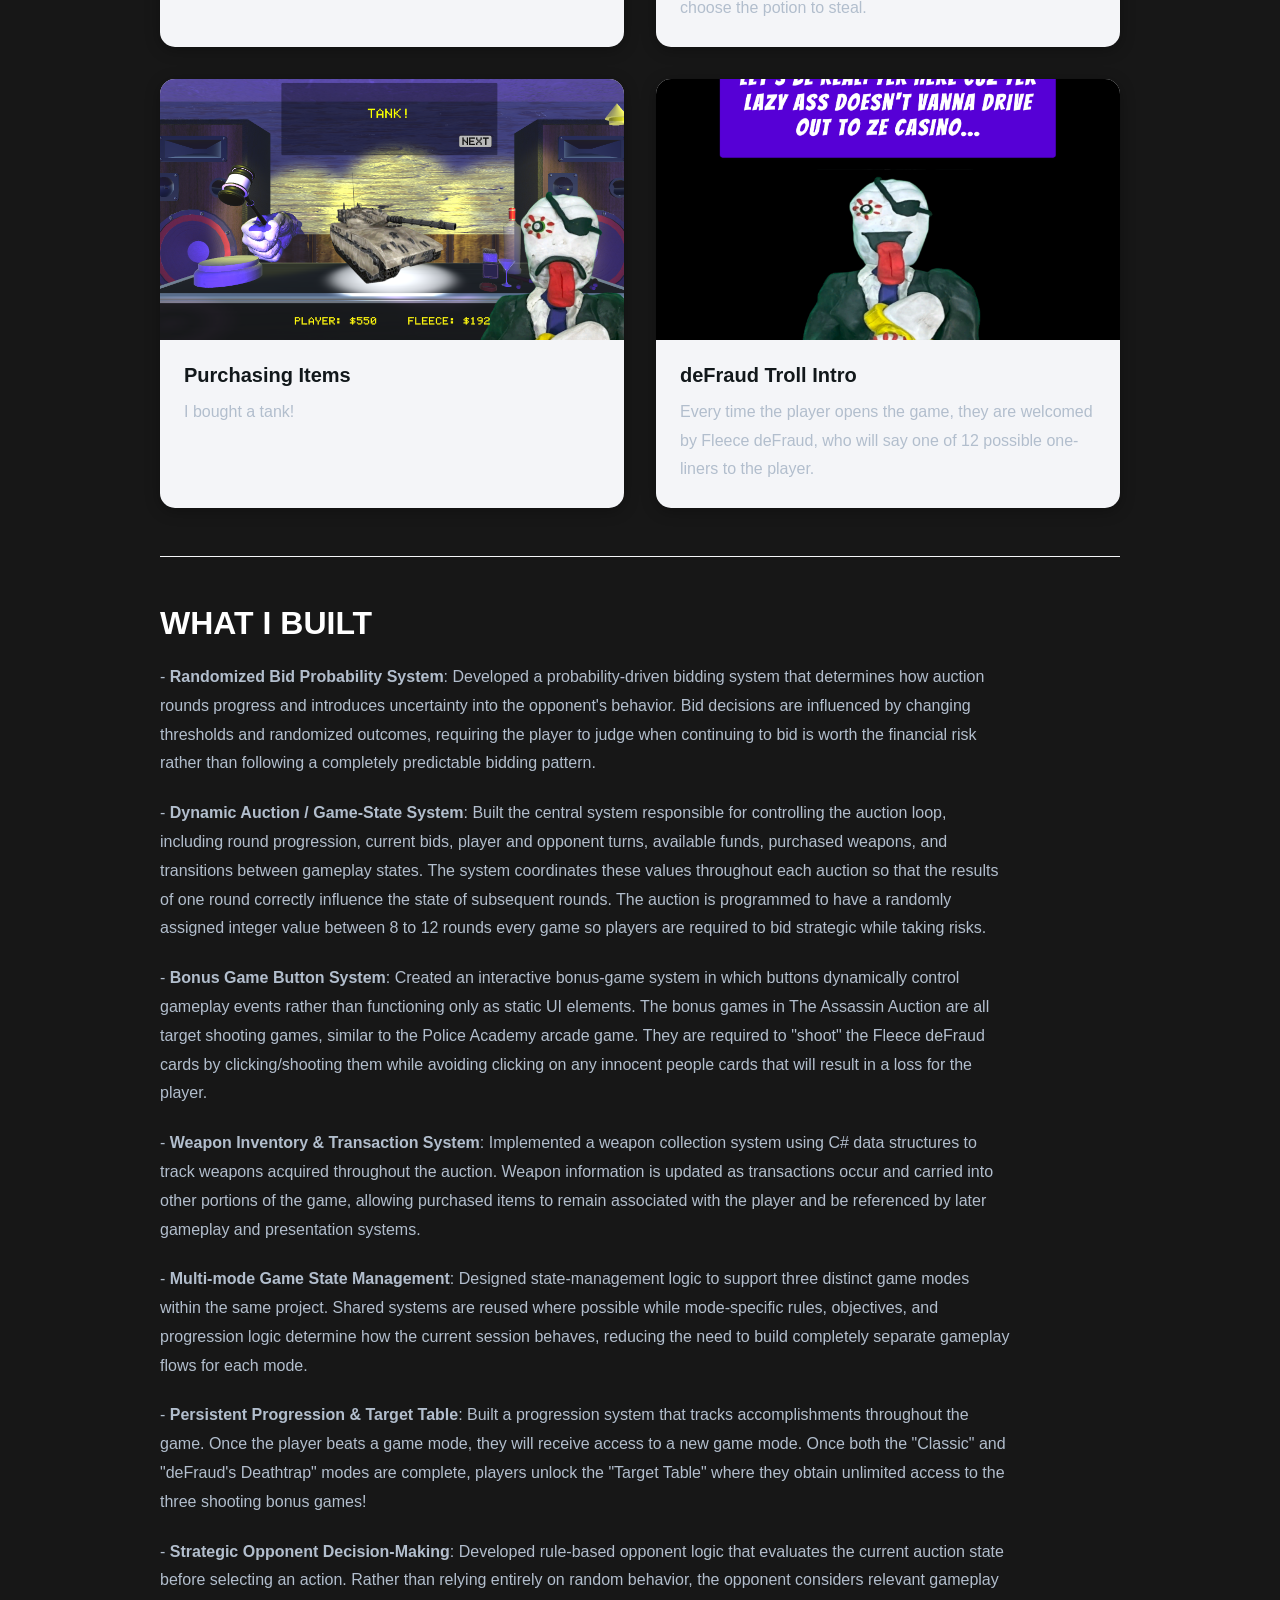
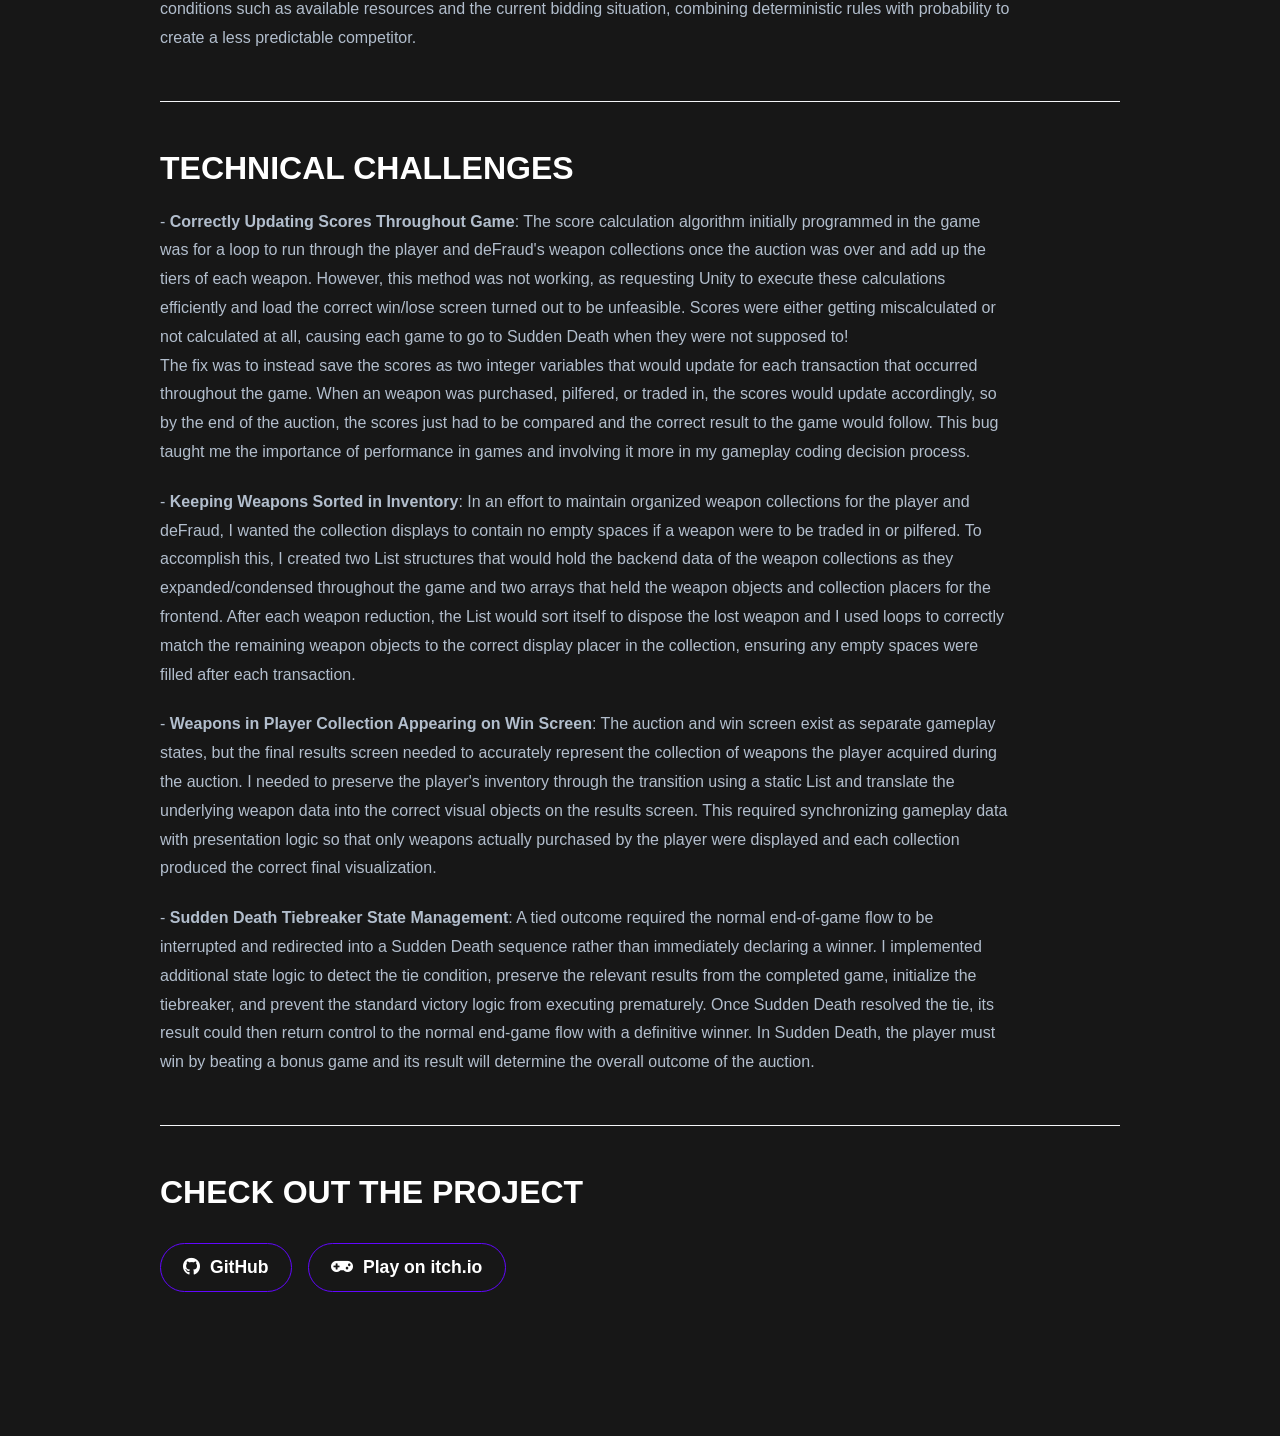
<file: projects/assassin-auction.html>
<!DOCTYPE html>

<html lang="en">

<head>
    <meta charset="UTF-8">

    <meta name="viewport" content="width=device-width, initial-scale=1.0">

    <title>The Assassin Auction | Dylan Abry</title>

    <!-- Notice ../ because this page is inside /projects -->
    <link rel="stylesheet" href="../styles/styles.css">

    <link rel="stylesheet" href="https://cdnjs.cloudflare.com/ajax/libs/font-awesome/5.15.4/css/all.min.css">
</head>

<body>

    <main class="project-details">

        <a href="../index.html#portfolio" class="back-to-portfolio">
            <i class="fas fa-arrow-left"></i>
            Back to Portfolio
        </a>

        <section class="project-details-hero">

            <div class="project-details-title">

                <p class="project-details-type">
                    Unity • Strategy / Game of Chance
                </p>

                <h1>The Assassin Auction</h1>

                <p class="project-details-summary">
                    Compete against the most feared hitman Fleece deFraud in a strategic auction where you bid for
                    weapons
                    of different tiers! Manage your money, take calculated risks, practice your shooting in bonus games,
                    and outsmart deFraud across an unpredictable series of bidding rounds.
                    <br>
                    Received an award for "Excellence in Design" at the Rutgers
                    Creation of Game Society's Spring 2025 Scarlet Showcase!
                </p>

                <div class="project-details-skills">
                    <span>Unity</span>
                    <span>C#</span>
                    <span>Probability Systems</span>
                    <span>Data Structure Application</span>
                    <span>UI Design / Programming</span>
                    <span>Audacity</span>
                    <span>Score System</span>
                    <span>Unity 3D Lighting</span>
                    <span>Asset Optimization</span>
                    <span>Player Data Persistence</span>
                </div>

                <div class="project-external-links">

                    <a href="https://github.com/DylanAbry/TheAssassinAuction" target="_blank">
                        <i class="fab fa-github"></i>
                        GitHub
                    </a>

                    <a href="https://dylanabry.itch.io/the-assassin-auction" target="_blank">
                        <i class="fas fa-gamepad"></i>
                        Play on itch.io
                    </a>

                </div>

            </div>

            <div class="project-details-image">
                <img src="../img/AssassinAuction.png" alt="The Assassin Auction gameplay">
            </div>

        </section>

        <section class="project-details-section">

            <h2>About the Project</h2>

            <p>
                Go head-to-head against Fleece deFraud, the assassin world's most devious, cutthroat, and most
                importantly, obnoxious killer! You both will bid for a series of different types and tiers of weapons,
                with the ultimate goal of being the bidder with the overall highest collection value of weapons.
                However, beware that the game contains many factors out of your control: How high will Fleece bid? How
                much should you bid on each item, which will be covered? Do you risk your purchase in a bonus game? Do
                you trade in a weapon in hopes of replacing it with a stronger one? When will the auction end? Try your
                luck with multiple unique playthroughs of deadly gambling in The Assassin Auction!
                <br>
                <br>

                <strong>Content Notice</strong>: This game contains offensive language, loud noises and alcoholic
                references!
            </p>
            <p>
                <br>
                <strong>Team: Dylan Abry</strong> (Lead Designer and Developer), <strong>Srushti Basapuri</strong>
                (Artist)
            </p>

        </section>

        <section class="project-details-section">

            <h2>Gameplay & Media</h2>

            <div class="gameplay-media-grid">

                <div class="gameplay-media-card featured-media">

                    <div class="gameplay-media">
                        <iframe src="https://www.youtube.com/embed/qIXzJMPA2rw" title="The Assassin Auction Overview"
                            allow="accelerometer; autoplay; clipboard-write; encrypted-media; gyroscope; picture-in-picture; web-share"
                            allowfullscreen>
                        </iframe>
                    </div>

                    <div class="gameplay-media-text">
                        <h3>The Assassin Auction Overview</h3>

                        <p>
                            An overview video of "The Assassin Auction" and its gameplay!
                        </p>
                    </div>

                </div>
                <!-- VIDEO CARD -->
                <div class="gameplay-media-card">

                    <div class="gameplay-media">
                        <video controls>
                            <source src="../game_media/Assassinauctiongameplay.mp4" type="video/mp4">
                            Your browser does not support the video tag.
                        </video>
                    </div>

                    <div class="gameplay-media-text">
                        <h3>"The Assassin Auction" Classic Mode Gameplay</h3>

                        <p>
                            Gameplay of The Assassin Auction that shows the turn-based bidding system
                            and trade-in mechanic. The weapon collections and scores will update along with the
                            transactions that take place throughout the game.
                        </p>
                    </div>

                </div>

                <div class="gameplay-media-card">

                    <div class="gameplay-media">
                        <video controls>
                            <source src="../game_media/Targettablegameplay.mp4" type="video/mp4">
                            Your browser does not support the video tag.
                        </video>
                    </div>

                    <div class="gameplay-media-text">
                        <h3>Target Table Mode Gameplay</h3>

                        <p>
                            This is a playthrough of the Speed bonus game. Players have only a couple seconds
                            to shoot the Fleece deFraud card that appears while avoiding all the innocent people
                            cards. Failure to shoot a Fleece deFraud card before it disappears results in a loss.
                            Players
                            can play these bonus games as many times as they want once the Target Table is unlocked.
                        </p>
                    </div>

                </div>


                <!-- IMAGE CARD -->
                <div class="gameplay-media-card">

                    <div class="gameplay-media">
                        <img src="../game_media/WeaponTiersPage.png" alt="Mr. Mondomouth character">
                    </div>

                    <div class="gameplay-media-text">
                        <h3>Weapon Tiers Page</h3>

                        <p>
                            Players can win 25 different possible weapons in "Classic" mode and
                            40 different possible weapons in "deFraud's Deathtrap" mode.
                        </p>
                    </div>

                </div>

                <div class="gameplay-media-card">

                    <div class="gameplay-media">
                        <img src="../game_media/PilferPassMechanic.png" alt="Mr. Mondomouth character">
                    </div>

                    <div class="gameplay-media-text">
                        <h3>Pilfer Pass Mechanic</h3>

                        <p>
                            The "Pilfer Pass" is first introduced in the "deFraud's Deathtrap" mode
                            where players can choose a weapon to steal from Fleece deFraud's collection. This
                            mechanic was changed in "The Alchemist Auction" to the game choosing a randomly selected
                            potion instead of the player getting to choose the potion to steal.
                        </p>
                    </div>

                </div>

                <div class="gameplay-media-card">

                    <div class="gameplay-media">
                        <img src="../game_media/TankWin.png" alt="Mr. Mondomouth character">
                    </div>

                    <div class="gameplay-media-text">
                        <h3>Purchasing Items</h3>

                        <p>
                            I bought a tank!
                        </p>
                    </div>

                </div>

                <div class="gameplay-media-card">

                    <div class="gameplay-media">
                        <img src="../game_media/FleeceTrolling.png" alt="Mr. Mondomouth character">
                    </div>

                    <div class="gameplay-media-text">
                        <h3>deFraud Troll Intro</h3>

                        <p>
                            Every time the player opens the game, they are
                            welcomed by Fleece deFraud, who will say one of 12 possible
                            one-liners to the player.
                        </p>
                    </div>

                </div>
            </div>

        </section>
        <section class="project-details-section">

            <h2>What I Built</h2>

            <p>
                - <strong>Randomized Bid Probability System</strong>:
                Developed a probability-driven bidding system that determines how auction rounds
                progress and introduces uncertainty into the opponent's behavior. Bid decisions
                are influenced by changing thresholds and randomized outcomes, requiring the player
                to judge when continuing to bid is worth the financial risk rather than following
                a completely predictable bidding pattern.
            </p>
            <br>
            <p>
                - <strong>Dynamic Auction / Game-State System</strong>:
                Built the central system responsible for controlling the auction loop, including
                round progression, current bids, player and opponent turns, available funds,
                purchased weapons, and transitions between gameplay states. The system coordinates
                these values throughout each auction so that the results of one round correctly
                influence the state of subsequent rounds. The auction is programmed to have a randomly assigned
                integer value between 8 to 12 rounds every game so players are required to bid strategic while
                taking risks.
            </p>
            <br>
            <p>
                - <strong>Bonus Game Button System</strong>:
                Created an interactive bonus-game system in which buttons dynamically control
                gameplay events rather than functioning only as static UI elements. The bonus games in The Assassin
                Auction are all target shooting games, similar to the Police Academy arcade game. They are required to
                "shoot" the Fleece deFraud cards by clicking/shooting them while avoiding clicking on any innocent
                people
                cards that will result in a loss for the player.
            </p>
            <br>
            <p>
                - <strong>Weapon Inventory & Transaction System</strong>:
                Implemented a weapon collection system using C# data structures to track weapons
                acquired throughout the auction. Weapon information is updated as transactions
                occur and carried into other portions of the game, allowing purchased items to
                remain associated with the player and be referenced by later gameplay and
                presentation systems.
            </p>
            <br>
            <p>
                - <strong>Multi-mode Game State Management</strong>:
                Designed state-management logic to support three distinct game modes within the
                same project. Shared systems are reused where possible while mode-specific rules,
                objectives, and progression logic determine how the current session behaves,
                reducing the need to build completely separate gameplay flows for each mode.
            </p>
            <br>
            <p>
                - <strong>Persistent Progression & Target Table</strong>:
                Built a progression system that tracks accomplishments throughout the game. Once the player beats
                a game mode, they will receive access to a new game mode. Once both the "Classic" and "deFraud's
                Deathtrap" modes are complete, players unlock the "Target Table" where they obtain unlimited access to
                the three
                shooting
                bonus games!
            </p>
            <br>
            <p>
                - <strong>Strategic Opponent Decision-Making</strong>:
                Developed rule-based opponent logic that evaluates the current auction state before
                selecting an action. Rather than relying entirely on random behavior, the opponent
                considers relevant gameplay conditions such as available resources and the current
                bidding situation, combining deterministic rules with probability to create a less
                predictable competitor.
            </p>

        </section>


        <section class="project-details-section">

            <h2>Technical Challenges</h2>

            <p>
                - <strong>Correctly Updating Scores Throughout Game</strong>: The score calculation algorithm
                initially programmed in the game was for a loop to run through the player and deFraud's weapon
                collections
                once the auction was over and add up the tiers of each weapon. However, this method was not working, as
                requesting
                Unity to execute these calculations efficiently and load the correct win/lose screen turned out to be
                unfeasible. Scores
                were either getting miscalculated or not calculated at all, causing each game to go to Sudden Death when
                they were not supposed
                to!
                <br>
                The fix was to instead save the scores as two integer variables that would update for each transaction
                that occurred throughout the game.
                When an weapon was purchased, pilfered, or traded in, the scores would update accordingly, so by the end
                of the auction, the scores just
                had to be compared and the correct result to the game would follow. This bug taught me the importance of
                performance in games and
                involving it more in my gameplay coding decision process.
            </p>
            <br>
            <p>
                - <strong>Keeping Weapons Sorted in Inventory</strong>:
                In an effort to maintain organized weapon collections for the player and deFraud, I wanted the
                collection displays to contain
                no empty spaces if a weapon were to be traded in or pilfered. To accomplish this, I created two List
                structures that would hold the
                backend data of the weapon collections as they expanded/condensed throughout the game and two arrays
                that held the weapon objects and
                collection placers for the frontend. After each weapon reduction, the List would sort itself to dispose
                the lost weapon and I used loops
                to correctly match the remaining weapon objects to the correct display placer in the collection,
                ensuring any empty spaces were filled after
                each transaction.
            </p>
            <br>
            <p>
                - <strong>Weapons in Player Collection Appearing on Win Screen</strong>:
                The auction and win screen exist as separate gameplay states, but the final results
                screen needed to accurately represent the collection of weapons the player acquired
                during the auction. I needed to preserve the player's inventory through the
                transition using a static List and translate the underlying weapon data into the correct visual objects
                on the results screen. This required synchronizing gameplay data with presentation
                logic so that only weapons actually purchased by the player were displayed and each
                collection produced the correct final visualization.
            </p>
            <br>
            <p>
                - <strong>Sudden Death Tiebreaker State Management</strong>:
                A tied outcome required the normal end-of-game flow to be interrupted and redirected
                into a Sudden Death sequence rather than immediately declaring a winner. I implemented
                additional state logic to detect the tie condition, preserve the relevant results
                from the completed game, initialize the tiebreaker, and prevent the standard victory
                logic from executing prematurely. Once Sudden Death resolved the tie, its result
                could then return control to the normal end-game flow with a definitive winner. In Sudden Death,
                the player must win by beating a bonus game and its result will determine the overall outcome of the
                auction.
            </p>

        </section>
        <section class="project-details-section">

            <h2>Check Out the Project</h2>

            <div class="project-external-links">

                <a href="https://github.com/DylanAbry/TheAssassinAuction" target="_blank">
                    <i class="fab fa-github"></i>
                    GitHub
                </a>

                <a href="https://dylanabry.itch.io/the-assassin-auction" target="_blank">
                    <i class="fas fa-gamepad"></i>
                    Play on itch.io
                </a>

            </div>

        </section>

    </main>

</body>

</html>
</file>
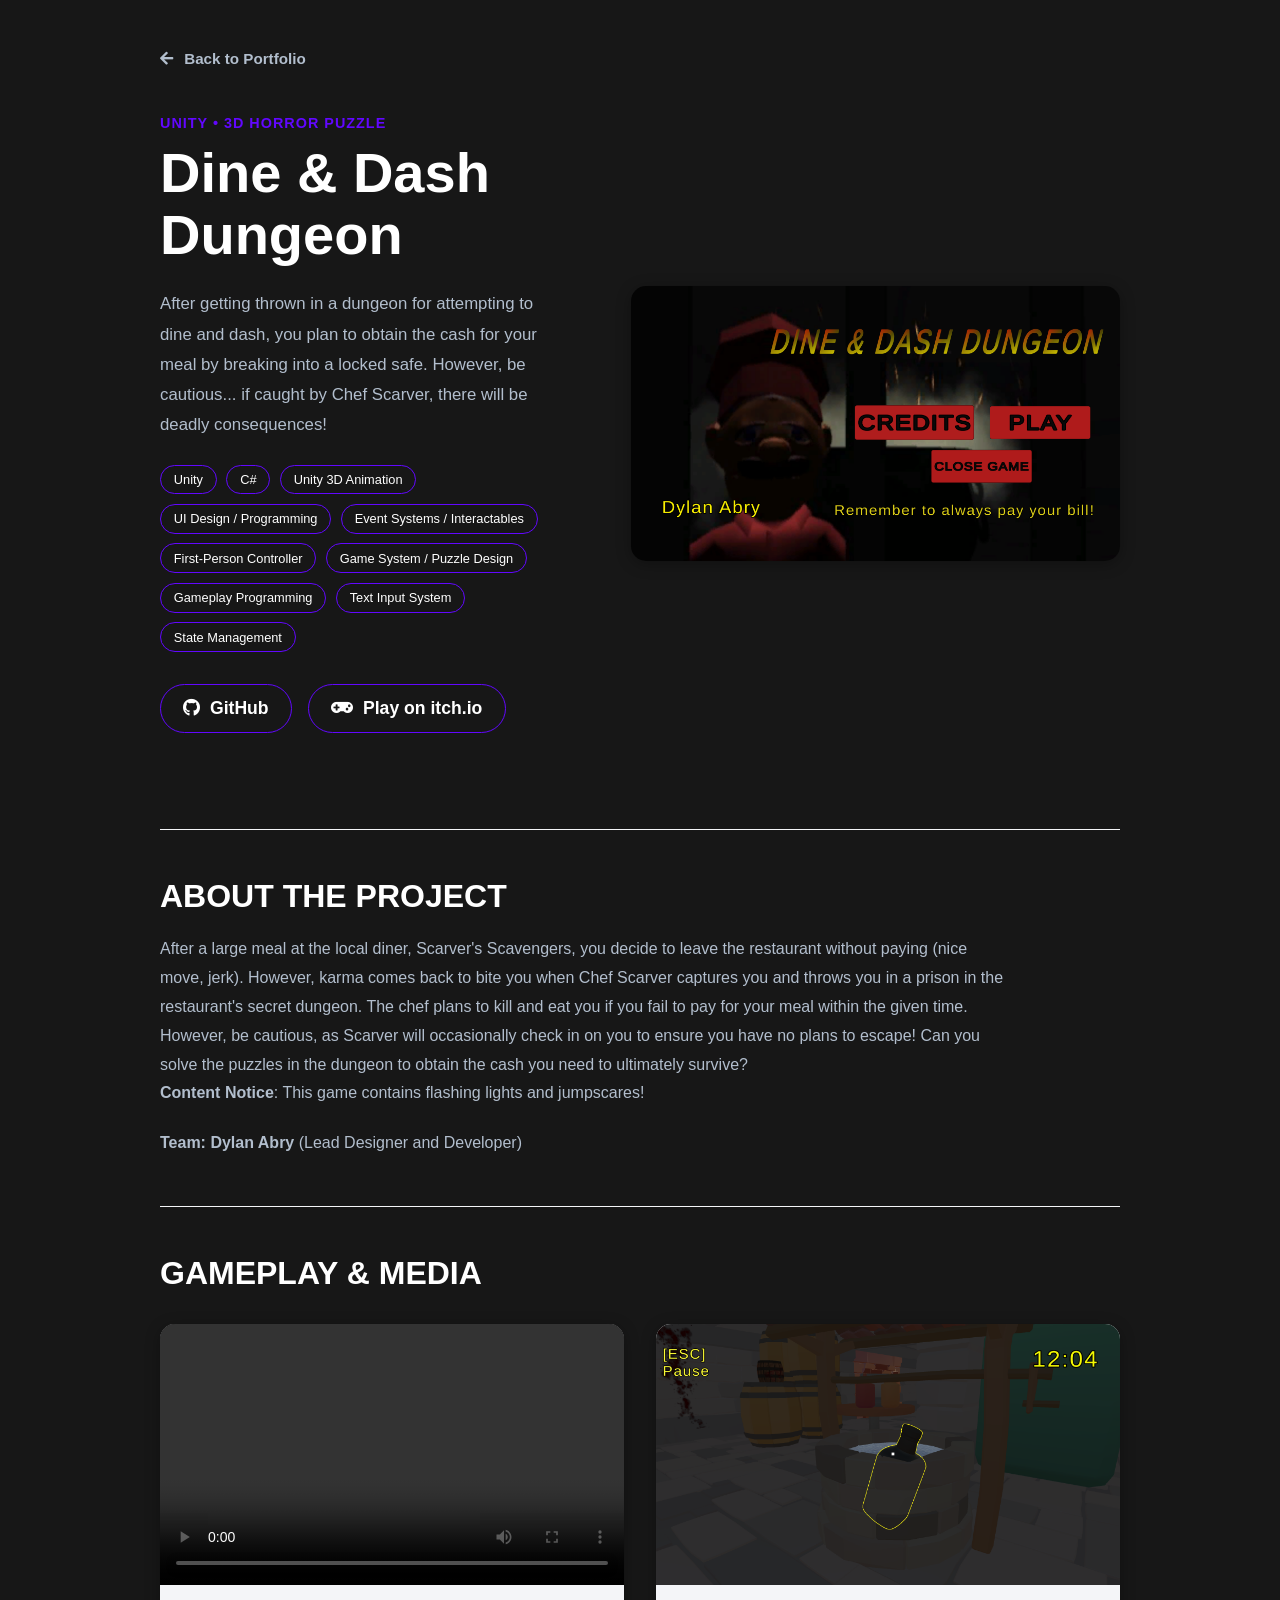
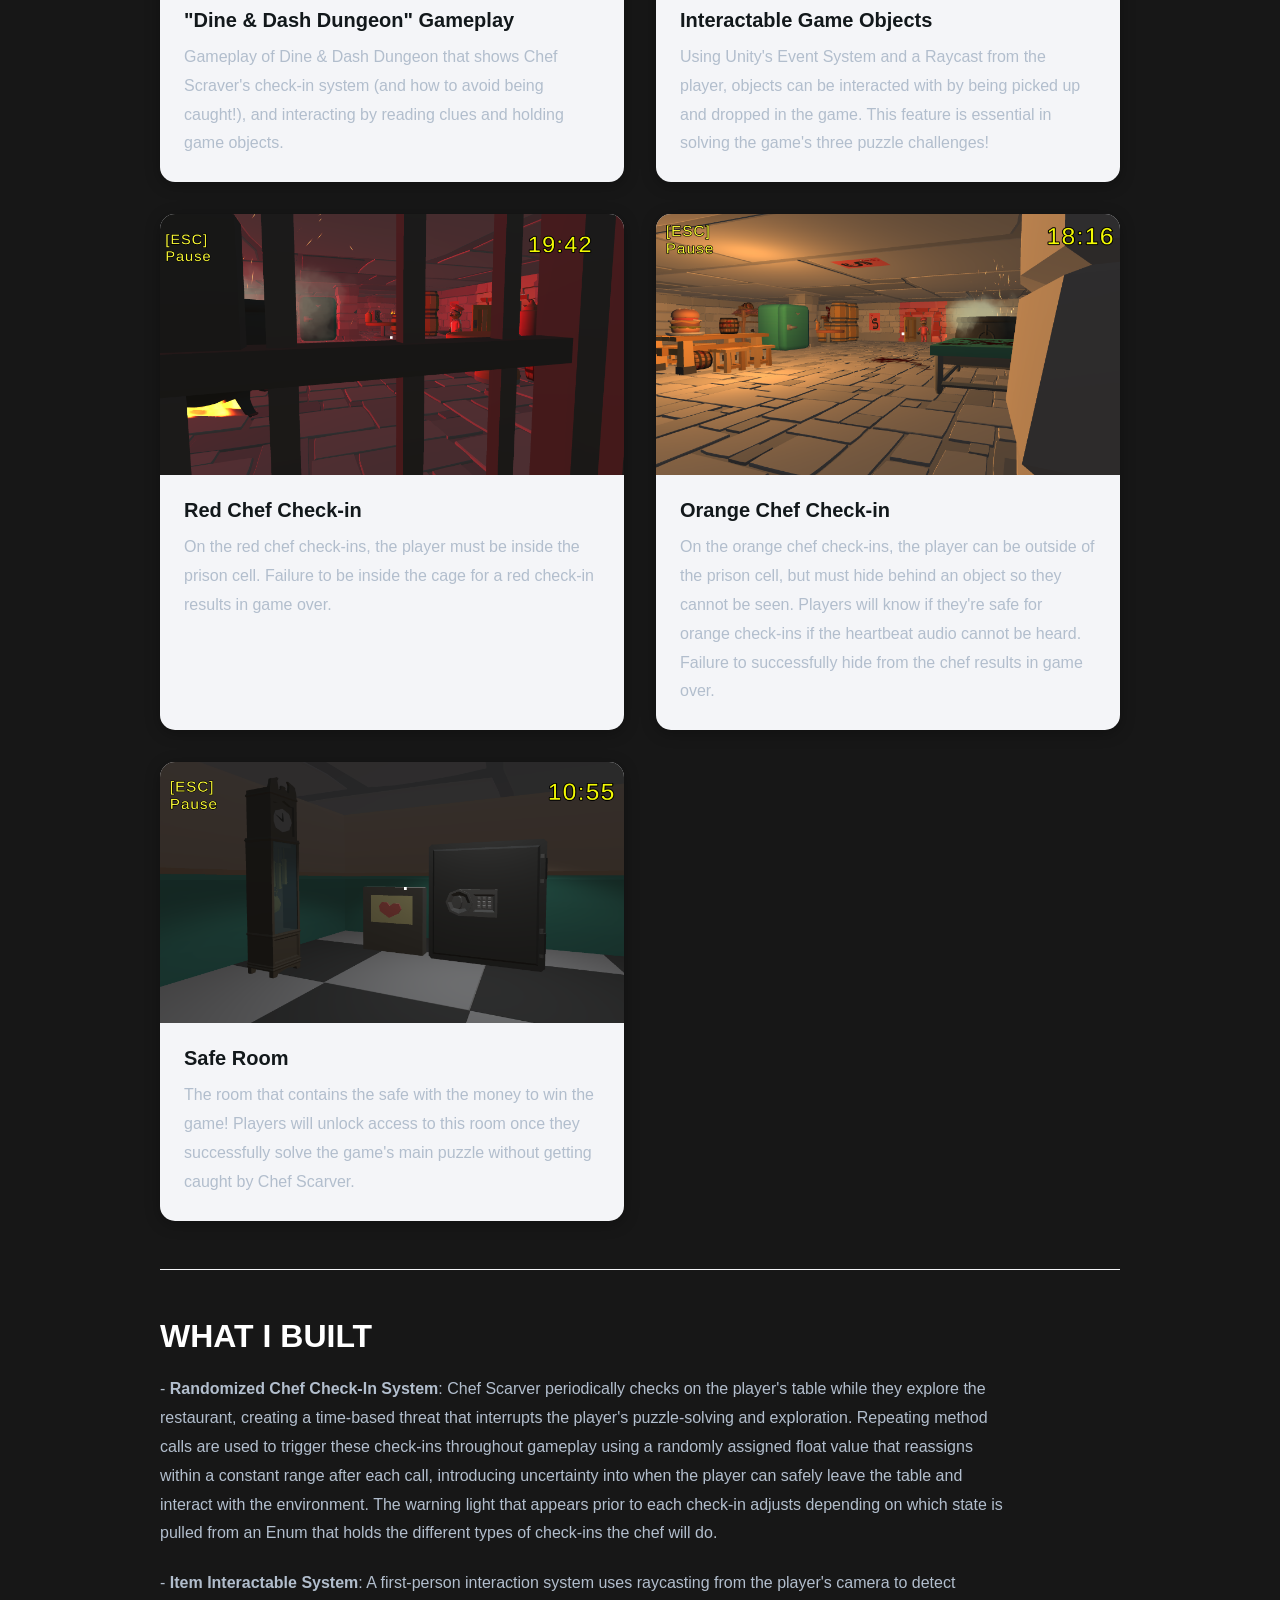
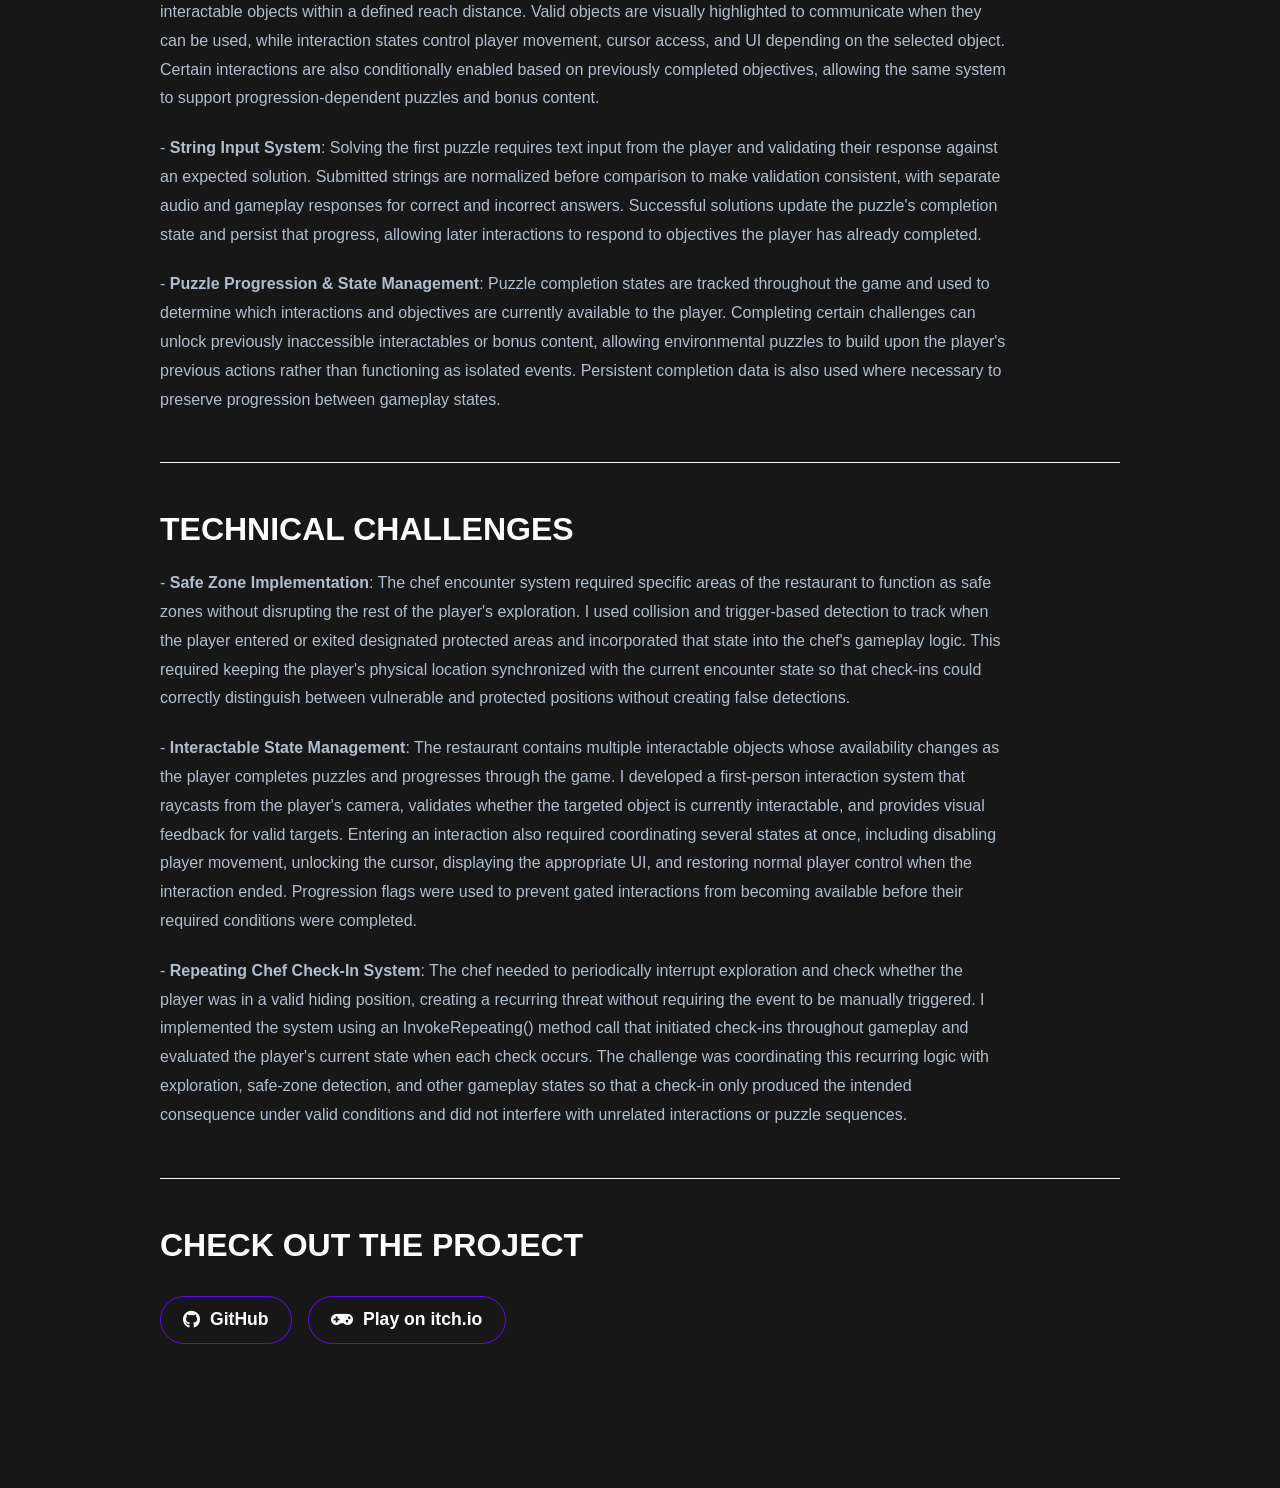
<file: projects/dine-dash-dungeon.html>
<!DOCTYPE html>

<html lang="en">

<head>
    <meta charset="UTF-8">

    <meta name="viewport" content="width=device-width, initial-scale=1.0">

    <title>Dine & Dash Dungeon | Dylan Abry</title>

    <!-- Notice ../ because this page is inside /projects -->
    <link rel="stylesheet" href="../styles/styles.css">

    <link rel="stylesheet" href="https://cdnjs.cloudflare.com/ajax/libs/font-awesome/5.15.4/css/all.min.css">
</head>

<body>

    <main class="project-details">

        <a href="../index.html#portfolio" class="back-to-portfolio">
            <i class="fas fa-arrow-left"></i>
            Back to Portfolio
        </a>

        <section class="project-details-hero">

            <div class="project-details-title">

                <p class="project-details-type">
                    Unity • 3D Horror Puzzle
                </p>

                <h1>Dine & Dash Dungeon</h1>

                <p class="project-details-summary">
                    After getting thrown in a dungeon for attempting to dine and dash, you plan
                    to obtain the cash for your meal by breaking into a locked safe. However, be cautious...
                    if caught by Chef Scarver, there will be deadly consequences!
                </p>

                <div class="project-details-skills">
                    <span>Unity</span>
                    <span>C#</span>
                    <span>Unity 3D Animation</span>
                    <span>UI Design / Programming</span>
                    <span>Event Systems / Interactables</span>
                    <span>First-Person Controller</span>
                    <span>Game System / Puzzle Design</span>
                    <span>Gameplay Programming</span>
                    <span>Text Input System</span>
                    <span>State Management</span>
                </div>

                <div class="project-external-links">

                    <a href="https://github.com/DylanAbry/DineAndDashDungeon" target="_blank">
                        <i class="fab fa-github"></i>
                        GitHub
                    </a>

                    <a href="https://dylanabry.itch.io/dine-dash-dungeon" target="_blank">
                        <i class="fas fa-gamepad"></i>
                        Play on itch.io
                    </a>

                </div>

            </div>

            <div class="project-details-image">
                <img src="../img/DineDashDungeon.png" alt="Dine And Dash Dungeon gameplay">
            </div>

        </section>

        <section class="project-details-section">

            <h2>About the Project</h2>

            <p>
                After a large meal at the local diner, Scarver's Scavengers, you decide to leave the restaurant without
                paying (nice move, jerk). However, karma comes back to bite you when Chef Scarver captures you and
                throws you in a prison in the restaurant's secret dungeon. The chef plans to kill and eat you if you
                fail to pay for your meal within the given time. However, be cautious, as Scarver will occasionally
                check in on you to ensure you have no plans to escape! Can you solve the puzzles in the dungeon to
                obtain the cash you need to ultimately survive?
                <br>
                <strong>Content Notice</strong>: This game contains flashing lights and jumpscares!
            </p>
            <br>
            <p>
                <strong>Team: Dylan Abry</strong> (Lead Designer and Developer)
            </p>

        </section>

        <section class="project-details-section">

            <h2>Gameplay & Media</h2>

            <div class="gameplay-media-grid">

                <!-- VIDEO CARD -->
                <div class="gameplay-media-card">

                    <div class="gameplay-media">
                        <video controls>
                            <source src="../game_media/Dinedashdungeongameplay.mp4" type="video/mp4">
                            Your browser does not support the video tag.
                        </video>
                    </div>

                    <div class="gameplay-media-text">
                        <h3>"Dine & Dash Dungeon" Gameplay</h3>

                        <p>
                            Gameplay of Dine & Dash Dungeon that shows Chef Scraver's check-in system (and how to avoid being caught!), 
                            and interacting by reading clues and holding game objects.
                        </p>
                    </div>

                </div>


                <!-- IMAGE CARD -->
                <div class="gameplay-media-card">

                    <div class="gameplay-media">
                        <img src="../game_media/DDDObjectInteractable.png" alt="Mr. Mondomouth character">
                    </div>

                    <div class="gameplay-media-text">
                        <h3>Interactable Game Objects</h3>

                        <p>
                            Using Unity's Event System and a Raycast from the player, 
                            objects can be interacted with by being picked up and dropped in the game. This 
                            feature is essential in solving the game's three puzzle challenges!
                        </p>
                    </div>

                </div>

                <div class="gameplay-media-card">

                    <div class="gameplay-media">
                        <img src="../game_media/RedCheckIn.png" alt="Mr. Mondomouth character">
                    </div>

                    <div class="gameplay-media-text">
                        <h3>Red Chef Check-in</h3>

                        <p>
                            On the red chef check-ins, the player must be inside the prison cell. 
                            Failure to be inside the cage for a red check-in results in game over.
                        </p>
                    </div>

                </div>

                <div class="gameplay-media-card">

                    <div class="gameplay-media">
                        <img src="../game_media/OrangeCheckIn.png" alt="Mr. Mondomouth character">
                    </div>

                    <div class="gameplay-media-text">
                        <h3>Orange Chef Check-in</h3>

                        <p>
                            On the orange chef check-ins, the player can be outside of the prison cell, but must 
                            hide behind an object so they cannot be seen. Players will know if they're safe for 
                            orange check-ins if the heartbeat audio cannot be heard. Failure to successfully hide 
                            from the chef results in game over.
                        </p>
                    </div>

                </div>

                <div class="gameplay-media-card">

                    <div class="gameplay-media">
                        <img src="../game_media/SafeRoom.png" alt="Mr. Mondomouth character">
                    </div>

                    <div class="gameplay-media-text">
                        <h3>Safe Room</h3>

                        <p>
                            The room that contains the safe with the money to win the game! Players 
                            will unlock access to this room once they successfully solve the game's main 
                            puzzle without getting caught by Chef Scarver.
                        </p>
                    </div>

                </div>

            </div>

        </section>
        <section class="project-details-section">

            <h2>What I Built</h2>

            <p>
                - <strong>Randomized Chef Check-In System</strong>:
                Chef Scarver periodically checks on the player's table while they explore the restaurant,
                creating a time-based threat that interrupts the player's puzzle-solving and exploration.
                Repeating method calls are used to trigger these check-ins throughout gameplay using a
                randomly assigned float value that reassigns within a constant range after each call,
                introducing uncertainty into when the player can safely leave the table and interact with the
                environment. The warning light that appears prior to each check-in adjusts depending on which
                state is pulled from an Enum that holds the different types of check-ins the chef will do.
            </p>
            <br>
            <p>
                - <strong>Item Interactable System</strong>:
                A first-person interaction system uses raycasting from the player's camera to detect
                interactable objects within a defined reach distance. Valid objects are visually highlighted
                to communicate when they can be used, while interaction states control player movement,
                cursor access, and UI depending on the selected object. Certain interactions are also
                conditionally enabled based on previously completed objectives, allowing the same system
                to support progression-dependent puzzles and bonus content.
            </p>
            <br>
            <p>
                - <strong>String Input System</strong>:
                Solving the first puzzle requires text input from the player and validating their response
                against an expected solution. Submitted strings are normalized before comparison to make
                validation consistent, with separate audio and gameplay responses for correct and incorrect
                answers. Successful solutions update the puzzle's completion state and persist that progress,
                allowing later interactions to respond to objectives the player has already completed.
            </p>
            <br>
            <p>
                - <strong>Puzzle Progression & State Management</strong>:
                Puzzle completion states are tracked throughout the game and used to determine which
                interactions and objectives are currently available to the player. Completing certain
                challenges can unlock previously inaccessible interactables or bonus content, allowing
                environmental puzzles to build upon the player's previous actions rather than functioning
                as isolated events. Persistent completion data is also used where necessary to preserve
                progression between gameplay states.
            </p>
        </section>


        <section class="project-details-section">

            <h2>Technical Challenges</h2>

            <p>
                - <strong>Safe Zone Implementation</strong>:
                The chef encounter system required specific areas of the restaurant to function
                as safe zones without disrupting the rest of the player's exploration. I used
                collision and trigger-based detection to track when the player entered or exited
                designated protected areas and incorporated that state into the chef's gameplay
                logic. This required keeping the player's physical location synchronized with
                the current encounter state so that check-ins could correctly distinguish
                between vulnerable and protected positions without creating false detections.
            </p>
            <br>
            <p>
                - <strong>Interactable State Management</strong>:
                The restaurant contains multiple interactable objects whose availability changes
                as the player completes puzzles and progresses through the game. I developed a
                first-person interaction system that raycasts from the player's camera, validates
                whether the targeted object is currently interactable, and provides visual
                feedback for valid targets. Entering an interaction also required coordinating
                several states at once, including disabling player movement, unlocking the cursor,
                displaying the appropriate UI, and restoring normal player control when the
                interaction ended. Progression flags were used to prevent gated interactions
                from becoming available before their required conditions were completed.
            </p>
            <br>
            <p>
                - <strong>Repeating Chef Check-In System</strong>:
                The chef needed to periodically interrupt exploration and check whether the
                player was in a valid hiding position, creating a recurring threat without requiring
                the event to be manually triggered. I implemented the system using an InvokeRepeating() method 
                call that initiated check-ins throughout gameplay and evaluated the
                player's current state when each check occurs. The challenge was coordinating
                this recurring logic with exploration, safe-zone detection, and other gameplay
                states so that a check-in only produced the intended consequence under valid
                conditions and did not interfere with unrelated interactions or puzzle sequences.
            </p>

        </section>
        <section class="project-details-section">

            <h2>Check Out the Project</h2>

            <div class="project-external-links">

                <a href="https://github.com/DylanAbry/DineAndDashDungeon" target="_blank">
                    <i class="fab fa-github"></i>
                    GitHub
                </a>

                <a href="https://dylanabry.itch.io/dine-dash-dungeon" target="_blank">
                    <i class="fas fa-gamepad"></i>
                    Play on itch.io
                </a>

            </div>

        </section>

    </main>

</body>

</html>
</file>
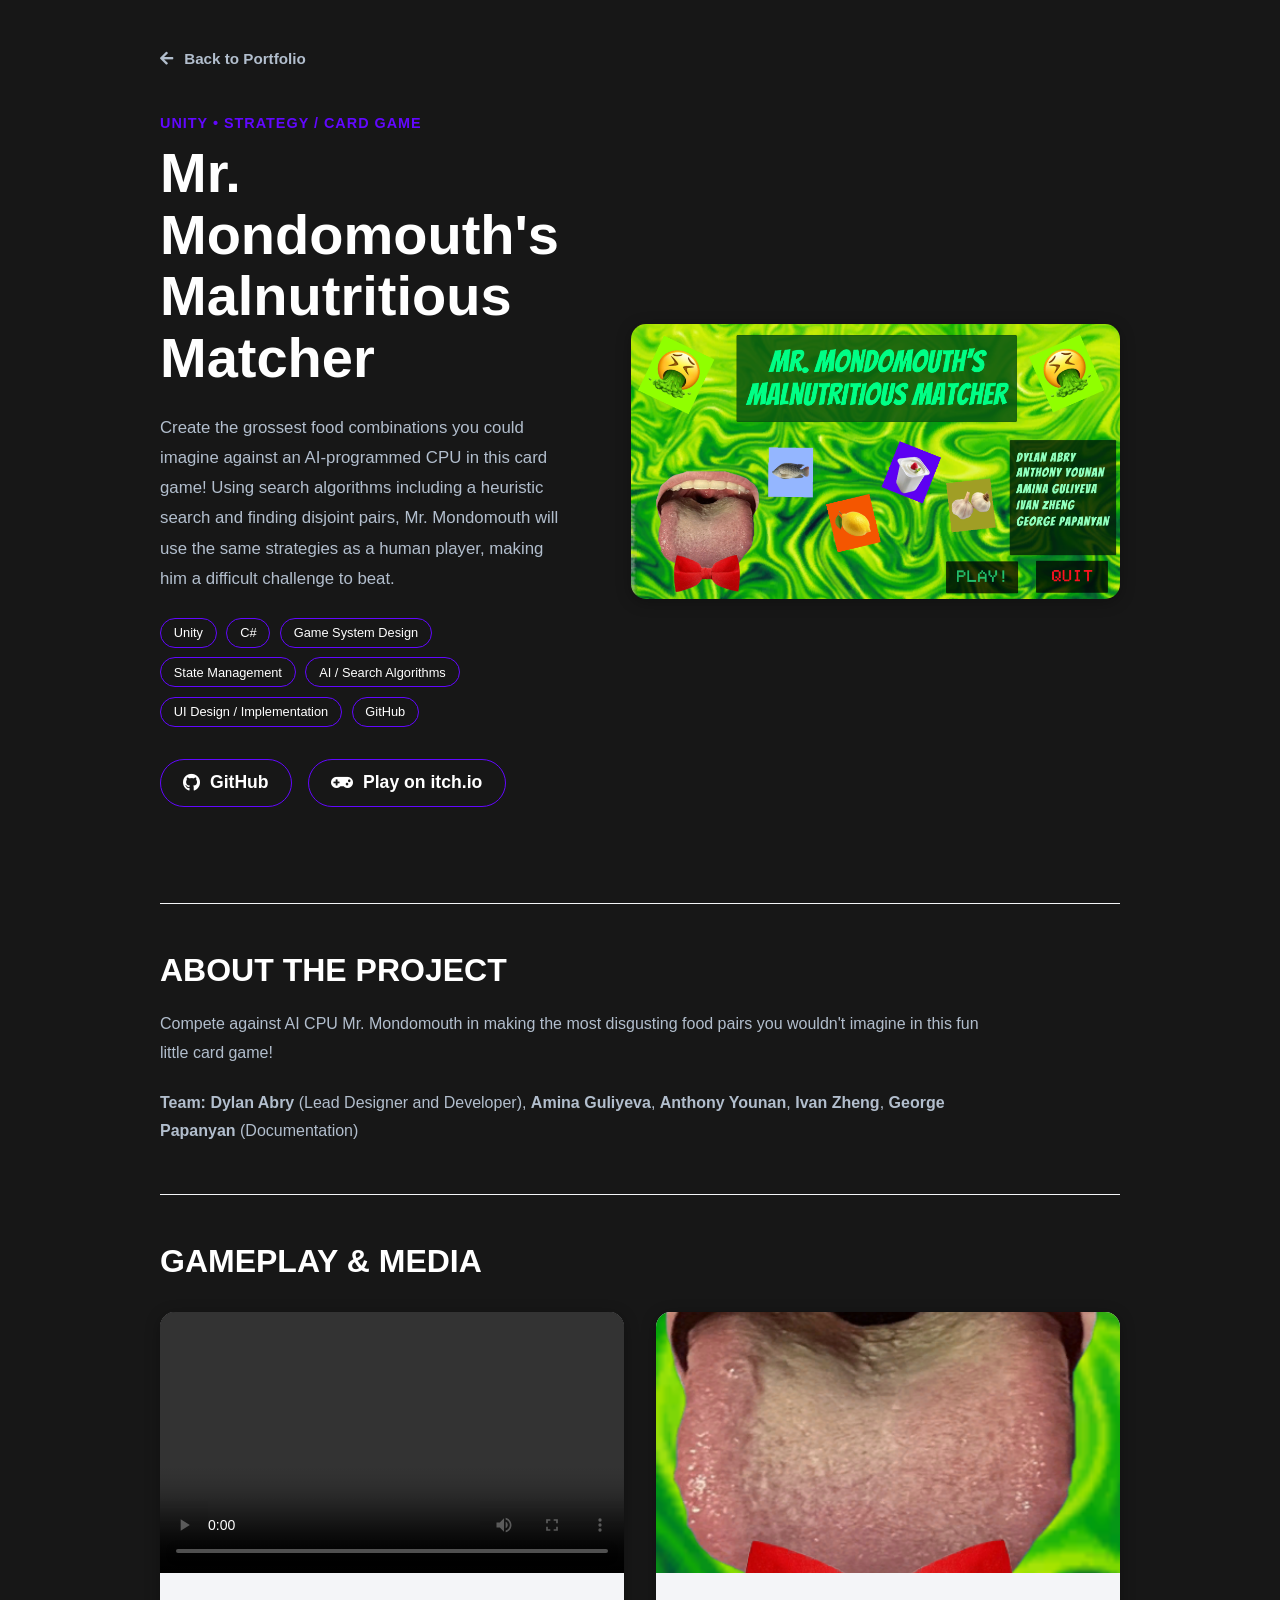
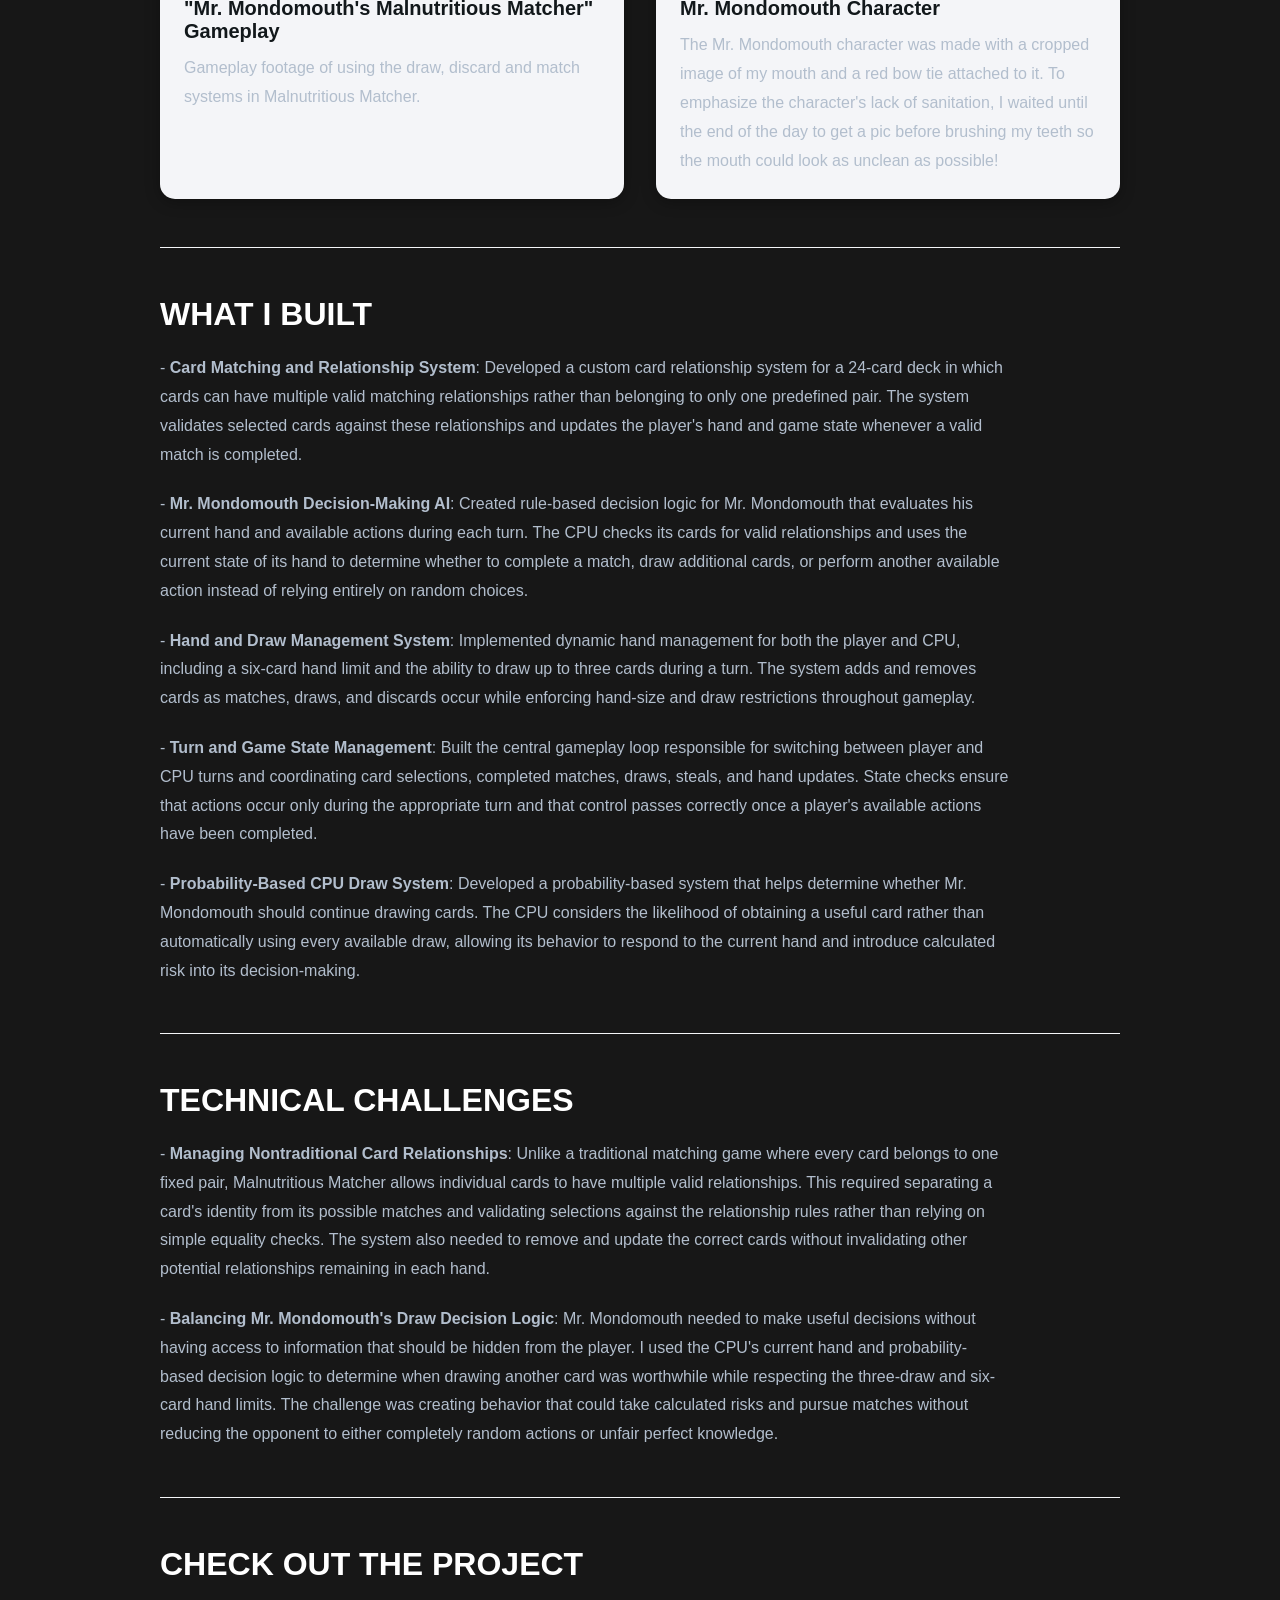
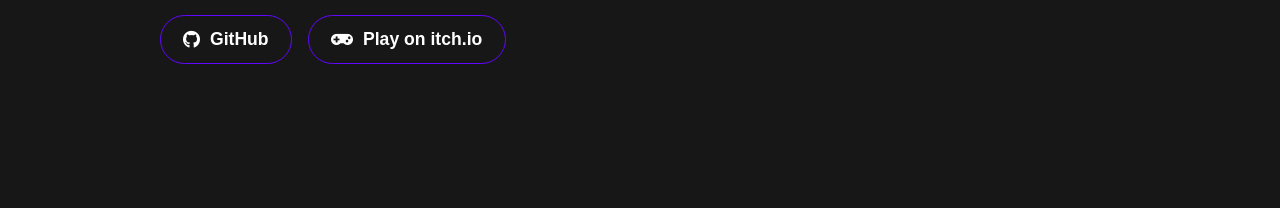
<file: projects/malnutritious-matcher.html>
<!DOCTYPE html>

<html lang="en">

<head>
    <meta charset="UTF-8">

    <meta name="viewport" content="width=device-width, initial-scale=1.0">

    <title>Dine & Dash Dungeon | Dylan Abry</title>

    <!-- Notice ../ because this page is inside /projects -->
    <link rel="stylesheet" href="../styles/styles.css">

    <link rel="stylesheet" href="https://cdnjs.cloudflare.com/ajax/libs/font-awesome/5.15.4/css/all.min.css">
</head>

<body>

    <main class="project-details">

        <a href="../index.html#portfolio" class="back-to-portfolio">
            <i class="fas fa-arrow-left"></i>
            Back to Portfolio
        </a>

        <section class="project-details-hero">

            <div class="project-details-title">

                <p class="project-details-type">
                    Unity • Strategy / Card Game
                </p>

                <h1>Mr. Mondomouth's Malnutritious Matcher</h1>

                <p class="project-details-summary">
                    Create the grossest food combinations you could imagine against an AI-programmed CPU
                    in this card game! Using search algorithms including a heuristic search and finding
                    disjoint pairs, Mr. Mondomouth will use the same strategies as a human player,
                    making him
                    a difficult challenge to beat.
                </p>

                <div class="project-details-skills">
                    <span>Unity</span>
                    <span>C#</span>
                    <span>Game System Design</span>
                    <span>State Management</span>
                    <span>AI / Search Algorithms</span>
                    <span>UI Design / Implementation</span>
                    <span>GitHub</span>
                </div>

                <div class="project-external-links">

                    <a href="https://github.com/DylanAbry/MrMondomouthsMalnutritiousMatcher" target="_blank">
                        <i class="fab fa-github"></i>
                        GitHub
                    </a>

                    <a href="https://dylanabry.itch.io/mr-mondomouths-malnutritious-matcher" target="_blank">
                        <i class="fas fa-gamepad"></i>
                        Play on itch.io
                    </a>

                </div>

            </div>

            <div class="project-details-image">
                <img src="../img/MrMondomouthsMalnutritiousMatcher.png"
                    alt="Mr Mondomouths Malnutritious Matcher gameplay">
            </div>

        </section>

        <section class="project-details-section">

            <h2>About the Project</h2>

            <p>
                Compete against AI CPU Mr. Mondomouth in making the most disgusting food pairs you wouldn't imagine in
                this fun little card game!
            </p>
            <br>
            <p>
                <strong>Team: Dylan Abry</strong> (Lead Designer and Developer), <strong>Amina Guliyeva</strong>,
                <strong>Anthony Younan</strong>, <strong>Ivan Zheng</strong>, <strong>George Papanyan</strong>
                (Documentation)
            </p>

        </section>

        <section class="project-details-section">

            <h2>Gameplay & Media</h2>

            <div class="gameplay-media-grid">

                <!-- VIDEO CARD -->
                <div class="gameplay-media-card">

                    <div class="gameplay-media">
                        <video controls>
                            <source src="../game_media/Malnutritiousmatchergameplay.mp4" type="video/mp4">
                            Your browser does not support the video tag.
                        </video>
                    </div>

                    <div class="gameplay-media-text">
                        <h3>"Mr. Mondomouth's Malnutritious Matcher" Gameplay</h3>

                        <p>
                            Gameplay footage of using the draw, discard and match systems
                            in Malnutritious Matcher.
                        </p>
                    </div>

                </div>


                <!-- IMAGE CARD -->
                <div class="gameplay-media-card">

                    <div class="gameplay-media">
                        <img src="../game_media/MrMondomouthCharacter.png" alt="Mr. Mondomouth character">
                    </div>

                    <div class="gameplay-media-text">
                        <h3>Mr. Mondomouth Character</h3>

                        <p>
                            The Mr. Mondomouth character was made with a cropped
                            image of my mouth and a red bow tie attached to it.
                            To emphasize the character's lack of sanitation, I waited until
                            the end of the day to get a pic before brushing my teeth so the mouth
                            could look as unclean as possible!
                        </p>
                    </div>

                </div>

            </div>
        </section>
        <section class="project-details-section">

            <h2>What I Built</h2>

            <p>
                - <strong>Card Matching and Relationship System</strong>:
                Developed a custom card relationship system for a 24-card deck in which cards
                can have multiple valid matching relationships rather than belonging to only
                one predefined pair. The system validates selected cards against these
                relationships and updates the player's hand and game state whenever a valid
                match is completed.
            </p>
            <br>
            <p>
                - <strong>Mr. Mondomouth Decision-Making AI</strong>:
                Created rule-based decision logic for Mr. Mondomouth that evaluates his current
                hand and available actions during each turn. The CPU checks its cards for valid
                relationships and uses the current state of its hand to determine whether to
                complete a match, draw additional cards, or perform another available action
                instead of relying entirely on random choices.
            </p>
            <br>
            <p>
                - <strong>Hand and Draw Management System</strong>:
                Implemented dynamic hand management for both the player and CPU, including a
                six-card hand limit and the ability to draw up to three cards during a turn.
                The system adds and removes cards as matches, draws, and discards occur while
                enforcing hand-size and draw restrictions throughout gameplay.
            </p>
            <br>
            <p>
                - <strong>Turn and Game State Management</strong>:
                Built the central gameplay loop responsible for switching between player and
                CPU turns and coordinating card selections, completed matches, draws, steals,
                and hand updates. State checks ensure that actions occur only during the
                appropriate turn and that control passes correctly once a player's available
                actions have been completed.
            </p>
            <br>
            <p>
                - <strong>Probability-Based CPU Draw System</strong>:
                Developed a probability-based system that helps determine whether Mr. Mondomouth
                should continue drawing cards. The CPU considers the likelihood of obtaining a
                useful card rather than automatically using every available draw, allowing its
                behavior to respond to the current hand and introduce calculated risk into its
                decision-making.
            </p>
        </section>


        <section class="project-details-section">

            <h2>Technical Challenges</h2>

            <p>
                - <strong>Managing Nontraditional Card Relationships</strong>:
                Unlike a traditional matching game where every card belongs to one fixed pair,
                Malnutritious Matcher allows individual cards to have multiple valid
                relationships. This required separating a card's identity from its possible
                matches and validating selections against the relationship rules rather than
                relying on simple equality checks. The system also needed to remove and update
                the correct cards without invalidating other potential relationships remaining
                in each hand.
            </p>
            <br>
            <p>
                - <strong>Balancing Mr. Mondomouth's Draw Decision Logic</strong>:
                Mr. Mondomouth needed to make useful decisions without having access to
                information that should be hidden from the player. I used the CPU's current
                hand and probability-based decision logic to determine when drawing another
                card was worthwhile while respecting the three-draw and six-card hand limits.
                The challenge was creating behavior that could take calculated risks and pursue
                matches without reducing the opponent to either completely random actions or
                unfair perfect knowledge.
            </p>

        </section>
        <section class="project-details-section">

            <h2>Check Out the Project</h2>

            <div class="project-external-links">

                <a href="https://github.com/DylanAbry/MrMondomouthsMalnutritiousMatcher" target="_blank">
                    <i class="fab fa-github"></i>
                    GitHub
                </a>

                <a href="https://dylanabry.itch.io/mr-mondomouths-malnutritious-matcher" target="_blank">
                    <i class="fas fa-gamepad"></i>
                    Play on itch.io
                </a>

            </div>

        </section>

    </main>

</body>

</html>
</file>
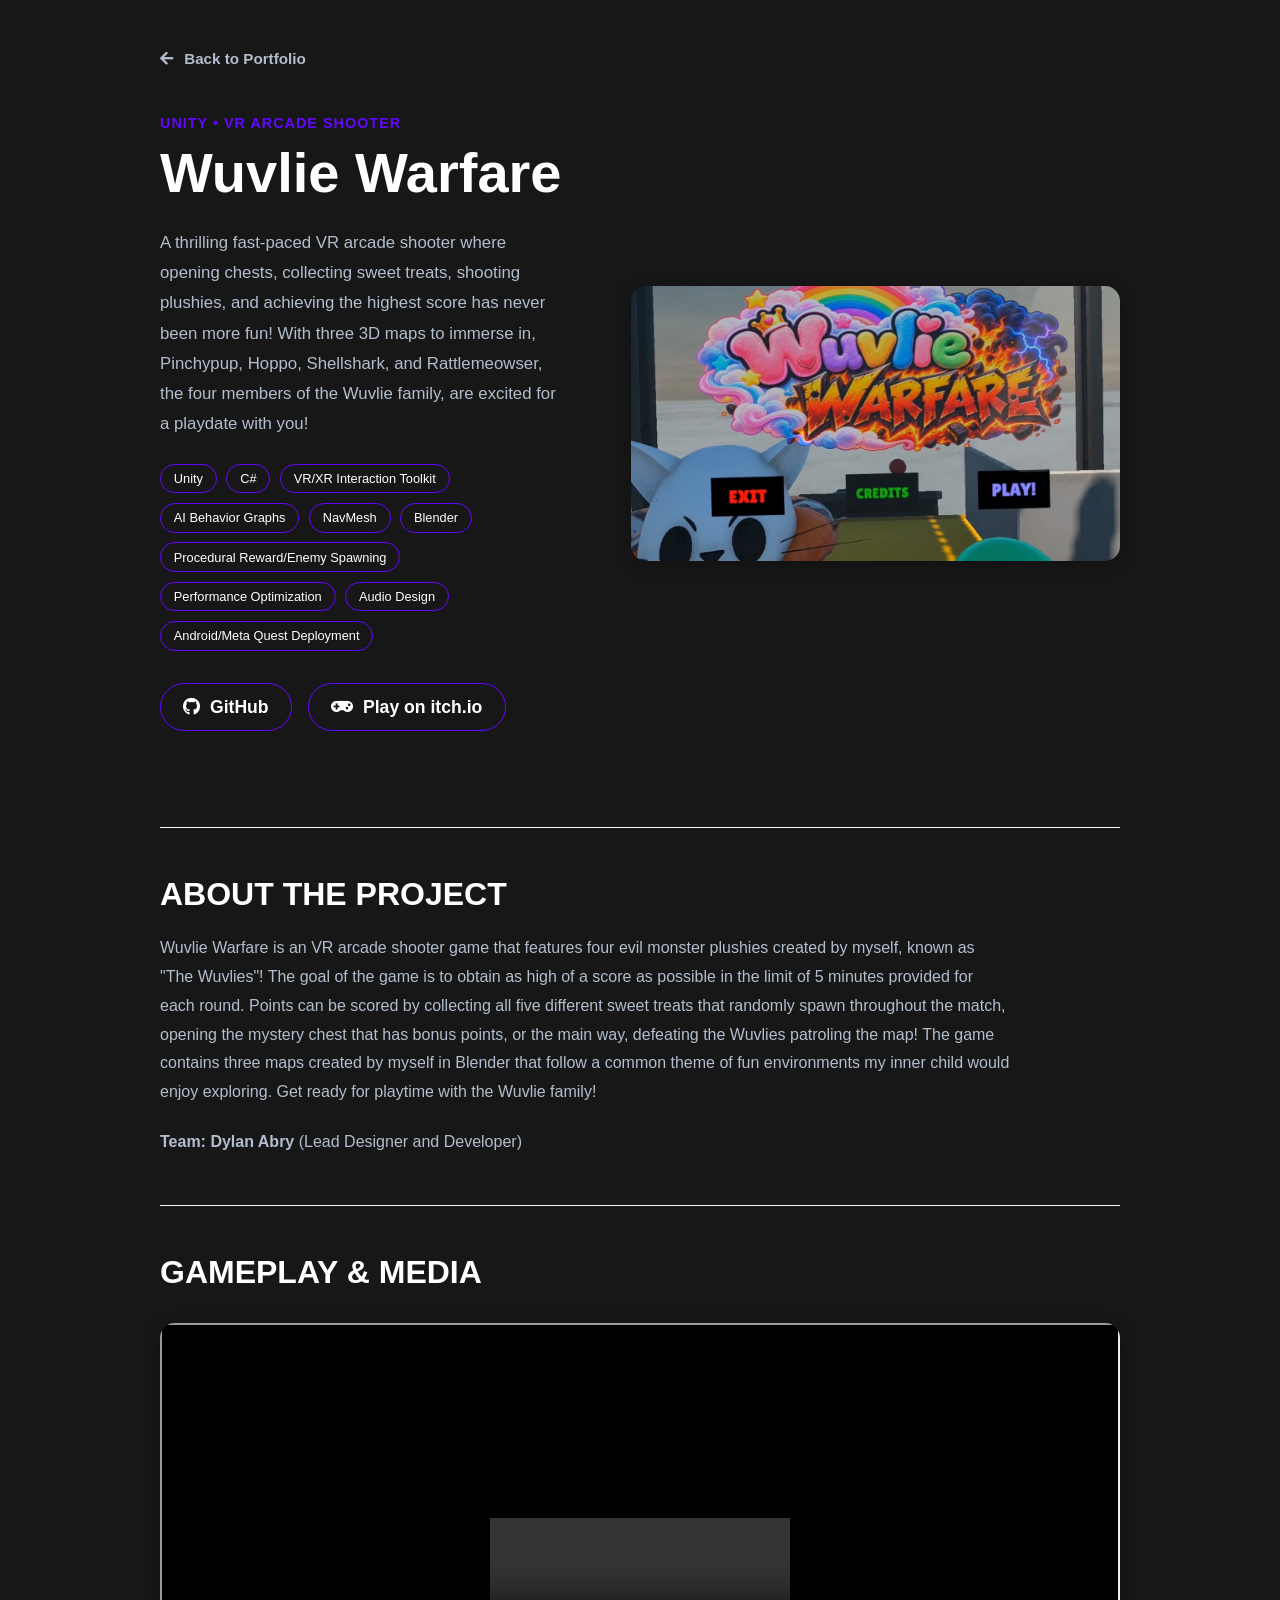
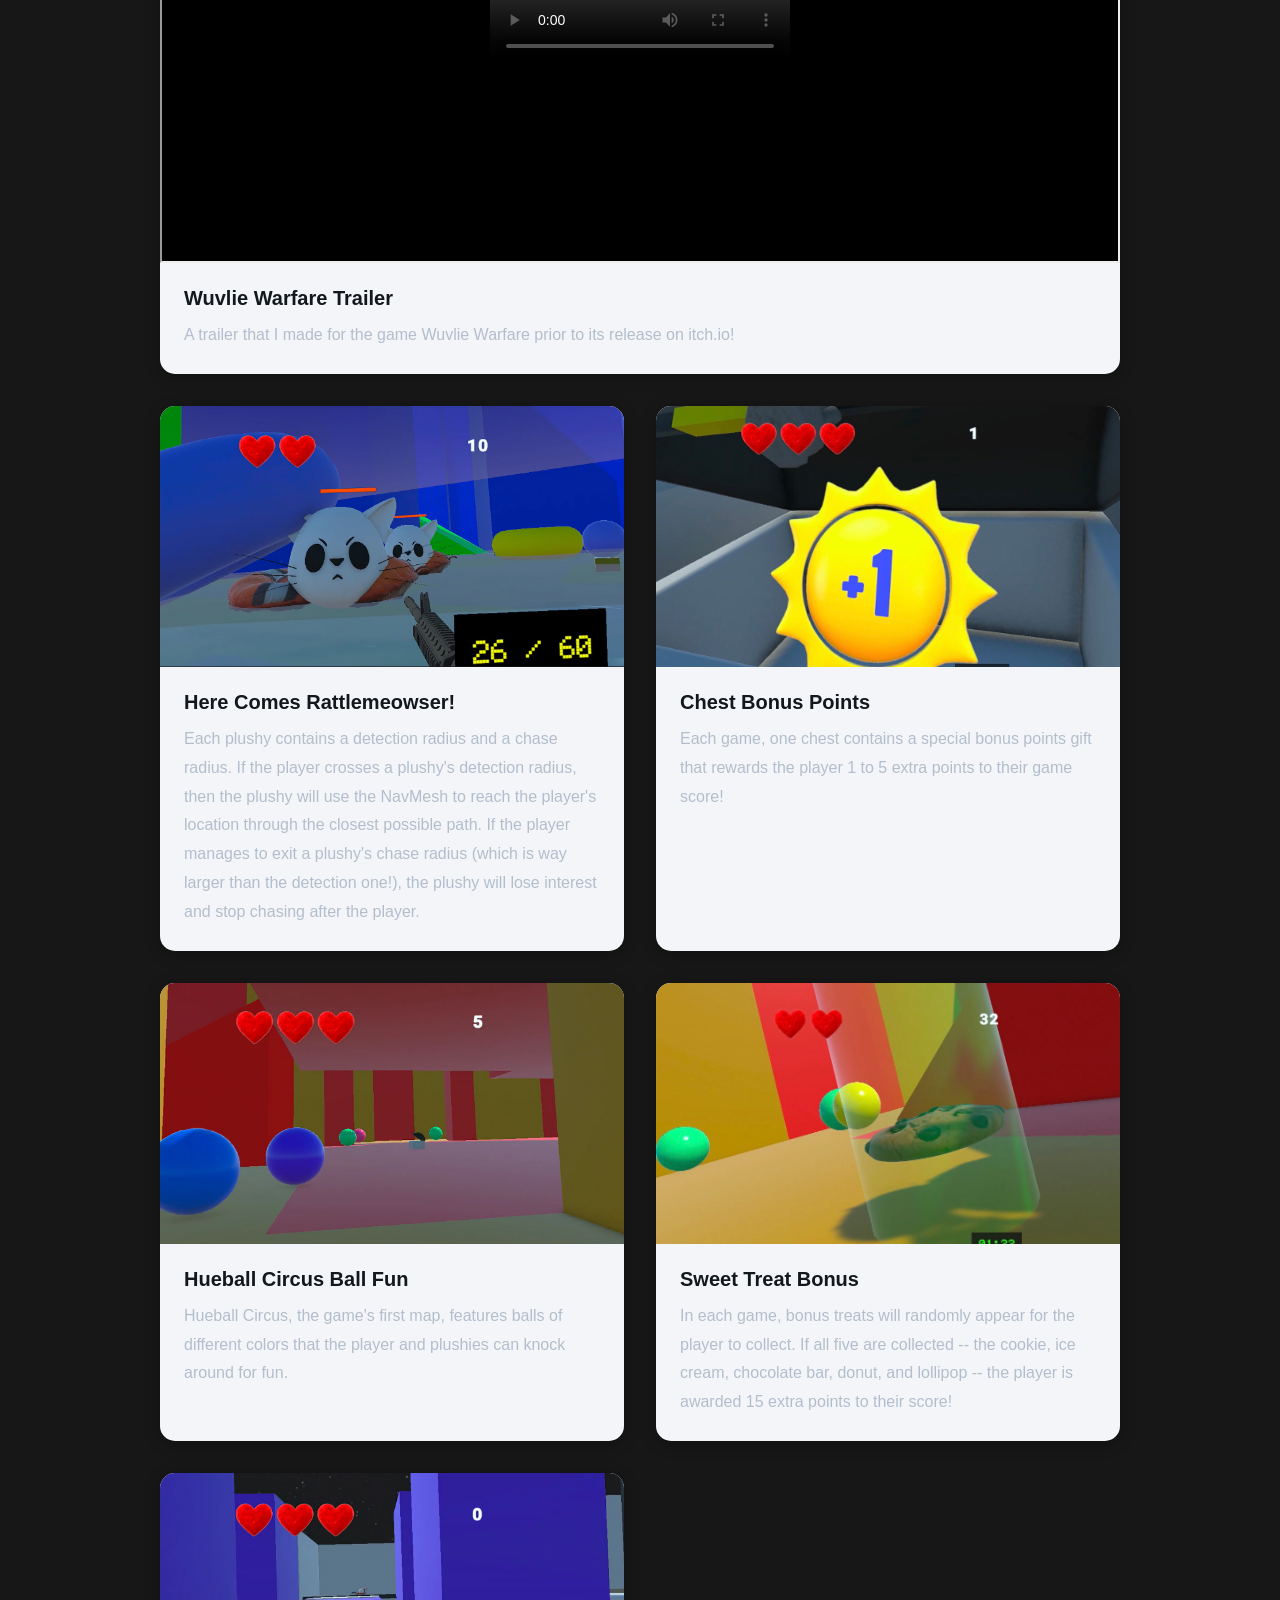
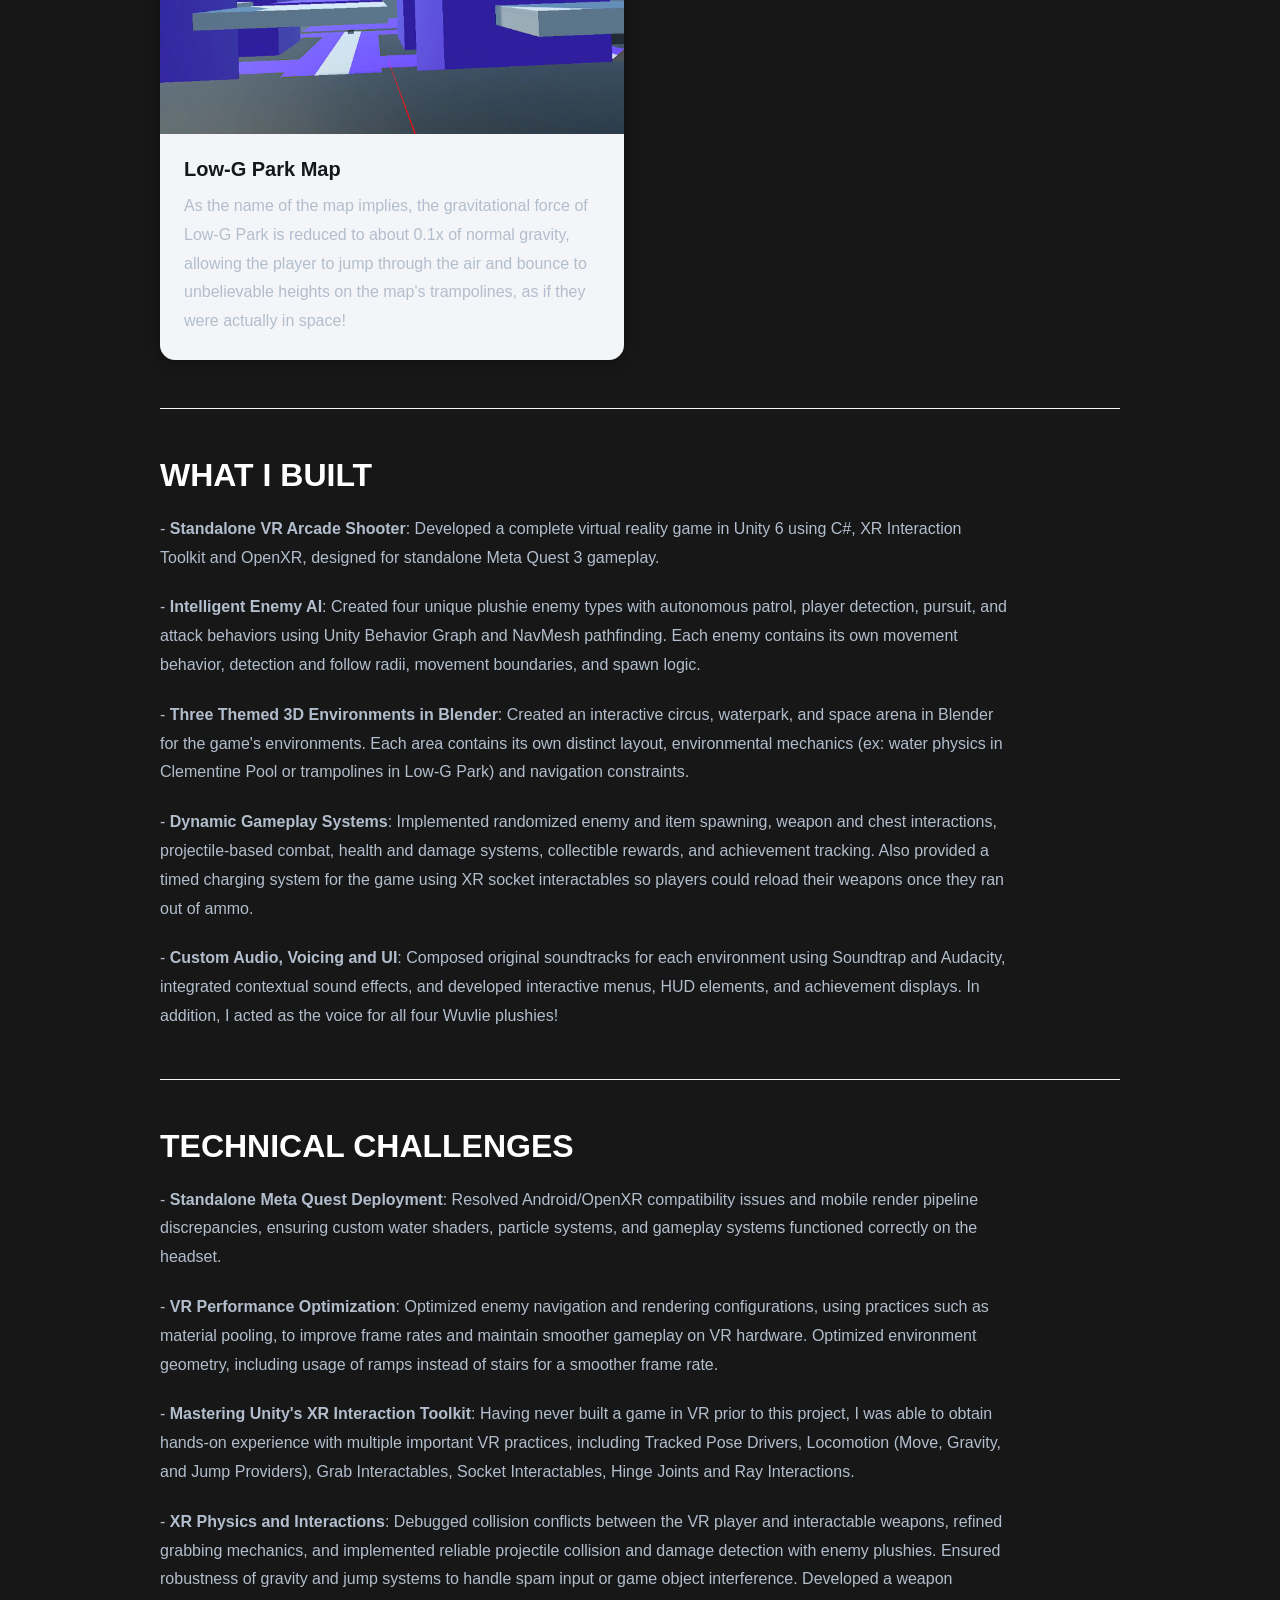
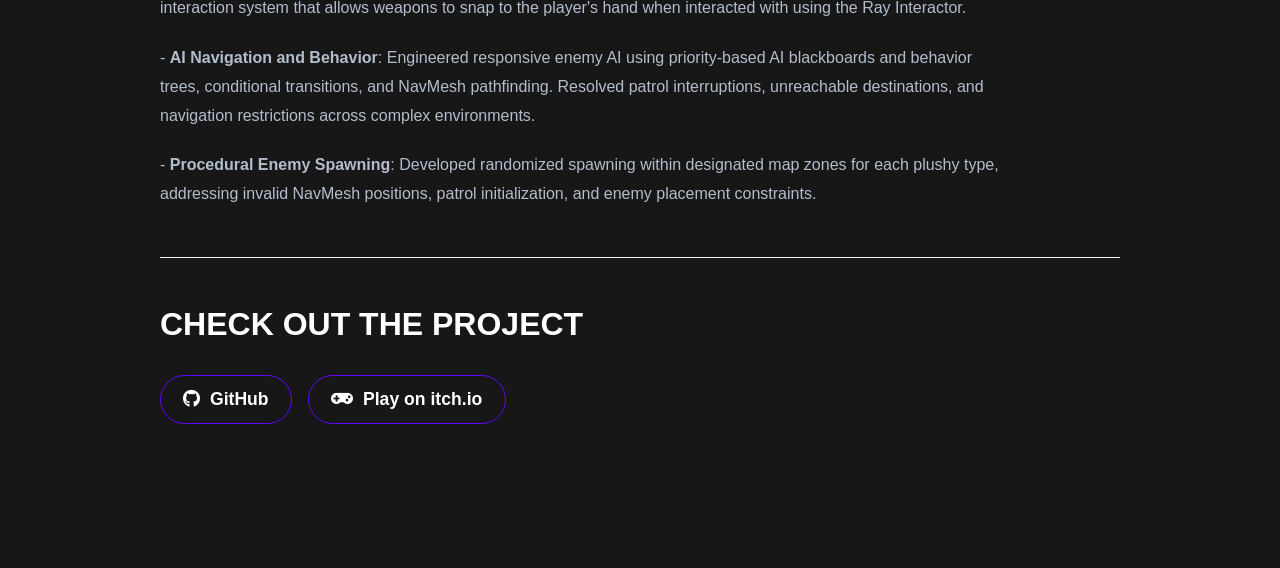
<file: projects/wuvlie-warfare.html>
<!DOCTYPE html>

<html lang="en">

<head>
    <meta charset="UTF-8">

    <meta name="viewport" content="width=device-width, initial-scale=1.0">

    <title>Wuvlie Warfare | Dylan Abry</title>

    <!-- Notice ../ because this page is inside /projects -->
    <link rel="stylesheet" href="../styles/styles.css">

    <link rel="stylesheet" href="https://cdnjs.cloudflare.com/ajax/libs/font-awesome/5.15.4/css/all.min.css">
</head>

<body>

    <main class="project-details">

        <a href="../index.html#portfolio" class="back-to-portfolio">
            <i class="fas fa-arrow-left"></i>
            Back to Portfolio
        </a>

        <section class="project-details-hero">

            <div class="project-details-title">

                <p class="project-details-type">
                    Unity • VR Arcade Shooter
                </p>

                <h1>Wuvlie Warfare</h1>

                <p class="project-details-summary">
                    A thrilling fast-paced VR arcade shooter where opening chests,
                    collecting sweet treats, shooting plushies, and achieving the highest
                    score has never been more fun! With three 3D maps to immerse in, Pinchypup,
                    Hoppo, Shellshark, and Rattlemeowser, the four members of the Wuvlie family,
                    are excited for a playdate with you!
                </p>

                <div class="project-details-skills">
                    <span>Unity</span>
                    <span>C#</span>
                    <span>VR/XR Interaction Toolkit</span>
                    <span>AI Behavior Graphs</span>
                    <span>NavMesh</span>
                    <span>Blender</span>
                    <span>Procedural Reward/Enemy Spawning</span>
                    <span>Performance Optimization</span>
                    <span>Audio Design</span>
                    <span>Android/Meta Quest Deployment</span>
                </div>

                <div class="project-external-links">

                    <a href="https://github.com/DylanAbry/WuvlieWarfare" target="_blank">
                        <i class="fab fa-github"></i>
                        GitHub
                    </a>

                    <a href="https://dylanabry.itch.io/wuvlie-warfare" target="_blank">
                        <i class="fas fa-gamepad"></i>
                        Play on itch.io
                    </a>

                </div>

            </div>

            <div class="project-details-image">
                <img src="../img/WuvlieWarfare.jpg" alt="Wuvlie Warfare">
            </div>

        </section>

        <section class="project-details-section">

            <h2>About the Project</h2>

            <p>
                Wuvlie Warfare is an VR arcade shooter game that features four evil monster plushies created by myself,
                known as "The Wuvlies"! The goal of the game is to obtain as high of a score as possible in the limit of
                5 minutes provided for each round. Points can be scored by collecting all five different sweet treats
                that randomly spawn throughout
                the match, opening the mystery chest that has bonus points, or the main way, defeating the Wuvlies
                patroling the
                map! The game contains three maps created by myself in Blender that follow a common theme of fun
                environments
                my inner child would enjoy exploring. Get ready for playtime with the Wuvlie family!
            </p>
            <br>
            <p>
                <strong>Team: Dylan Abry</strong> (Lead Designer and Developer)
            </p>

        </section>

        <section class="project-details-section">
            <h2>Gameplay & Media</h2>

            <div class="gameplay-media-grid">

                <div class="gameplay-media-card featured-media">

                    <div class="gameplay-media">
                        <iframe src="../game_media/Wuvlie Warfare Trailer.mp4" title="Wuvlie Warfare Trailer"
                            allow="accelerometer; autoplay; clipboard-write; encrypted-media; gyroscope; picture-in-picture; web-share"
                            allowfullscreen>
                        </iframe>
                    </div>

                    <div class="gameplay-media-text">
                        <h3>Wuvlie Warfare Trailer</h3>

                        <p>
                            A trailer that I made for the game Wuvlie Warfare prior to its release on itch.io!
                        </p>
                    </div>

                </div>
                <!-- IMAGE -->
                <div class="gameplay-media-card">

                    <div class="gameplay-media">
                        <img src="../img/HereComesRattlemeowser.PNG" alt="Description of gameplay screenshot">
                    </div>

                    <div class="gameplay-media-text">
                        <h3>Here Comes Rattlemeowser!</h3>

                        <p>
                            Each plushy contains a detection radius and a chase radius. If the player crosses a plushy's detection radius, then 
                            the plushy will use the NavMesh to reach the player's location through the closest possible path. If the player manages 
                            to exit a plushy's chase radius (which is way larger than the detection one!), the plushy will lose interest and stop chasing after the 
                            player.
                        </p>
                    </div>

                </div>

                <div class="gameplay-media-card">

                    <div class="gameplay-media">
                        <img src="../img/ChestBonusPoints.jpg" alt="Description of gameplay screenshot">
                    </div>

                    <div class="gameplay-media-text">
                        <h3>Chest Bonus Points</h3>

                        <p>
                            Each game, one chest contains a special bonus points gift that rewards the player 1 to 5 extra points to their game score!
                        </p>
                    </div>

                </div>

                <div class="gameplay-media-card">

                    <div class="gameplay-media">
                        <img src="../img/HueballCircus.PNG" alt="Description of gameplay screenshot">
                    </div>

                    <div class="gameplay-media-text">
                        <h3>Hueball Circus Ball Fun</h3>

                        <p>
                            Hueball Circus, the game's first map, features balls of different colors that the player and plushies can knock around 
                            for fun.
                        </p>
                    </div>

                </div>

                <div class="gameplay-media-card">

                    <div class="gameplay-media">
                        <img src="../img/BonusTreats.jpg" alt="Description of gameplay screenshot">
                    </div>

                    <div class="gameplay-media-text">
                        <h3>Sweet Treat Bonus</h3>

                        <p>
                           In each game, bonus treats will randomly appear for the player to collect. If all five are collected -- the 
                           cookie, ice cream, chocolate bar, donut, and lollipop -- the player is awarded 15 extra points to their score!
                        </p>
                    </div>

                </div>

                <div class="gameplay-media-card">

                    <div class="gameplay-media">
                        <img src="../img/LowGPark.PNG" alt="Description of gameplay screenshot">
                    </div>

                    <div class="gameplay-media-text">
                        <h3>Low-G Park Map</h3>

                        <p>
                            As the name of the map implies, the gravitational force of Low-G Park is reduced to about 0.1x of normal gravity, 
                            allowing the player to jump through the air and bounce to unbelievable heights on the map's trampolines, as if they 
                            were actually in space!
                        </p>
                    </div>

                </div>

            </div>
        </section>
        <section class="project-details-section">

            <h2>What I Built</h2>

            <p>
                - <strong>Standalone VR Arcade Shooter</strong>:
                Developed a complete virtual reality game in Unity 6 using C#, XR Interaction Toolkit and OpenXR,
                designed for standalone Meta Quest 3 gameplay.
            </p>
            <br>
            <p>
                - <strong>Intelligent Enemy AI</strong>:
                Created four unique plushie enemy types with autonomous patrol, player detection, pursuit, and attack
                behaviors using Unity Behavior Graph and NavMesh pathfinding. Each enemy contains its own movement
                behavior,
                detection and follow radii, movement boundaries, and spawn logic.
            </p>
            <br>
            <p>
                - <strong>Three Themed 3D Environments in Blender</strong>:
                Created an interactive circus, waterpark, and space arena in Blender for the game's environments. Each
                area contains
                its own distinct layout, environmental mechanics (ex: water physics in Clementine Pool or trampolines in
                Low-G Park)
                and navigation constraints.

            </p>
            <br>
            <p>
                - <strong>Dynamic Gameplay Systems</strong>:
                Implemented randomized enemy and item spawning, weapon and chest interactions, projectile-based combat,
                health and damage systems,
                collectible rewards, and achievement tracking. Also provided a timed charging system for the game using
                XR socket interactables so players
                could reload their weapons once they ran out of ammo.
            </p>
            <br>
            <p>
                - <strong>Custom Audio, Voicing and UI</strong>:
                Composed original soundtracks for each environment using Soundtrap and Audacity, integrated contextual
                sound effects, and developed interactive menus, HUD elements,
                and achievement displays. In addition, I acted as the voice for all four Wuvlie plushies!
            </p>
        </section>


        <section class="project-details-section">

            <h2>Technical Challenges</h2>

            <p>
                - <strong>Standalone Meta Quest Deployment</strong>:
                Resolved Android/OpenXR compatibility issues and mobile render pipeline discrepancies, ensuring custom
                water shaders, particle systems,
                and gameplay systems functioned correctly on the headset.
            </p>
            <br>
            <p>
                - <strong>VR Performance Optimization</strong>:
                Optimized enemy navigation and rendering configurations, using practices such as material pooling, to
                improve frame rates and maintain smoother gameplay on
                VR hardware. Optimized environment geometry, including usage of ramps instead of stairs for a smoother
                frame rate.
            </p>
            <br>
            <p>
                - <strong>Mastering Unity's XR Interaction Toolkit</strong>:
                Having never built a game in VR prior to this project, I was able to obtain hands-on experience with
                multiple important VR practices, including Tracked Pose Drivers,
                Locomotion (Move, Gravity, and Jump Providers), Grab Interactables, Socket Interactables, Hinge Joints
                and Ray Interactions.
            </p>
            <br>
            <p>
                - <strong>XR Physics and Interactions</strong>:
                Debugged collision conflicts between the VR player and interactable weapons, refined grabbing mechanics,
                and implemented reliable projectile collision and damage detection with enemy plushies.
                Ensured robustness of gravity and jump systems to handle spam input or game object interference.
                Developed a weapon interaction system that allows weapons to snap to the player's hand when
                interacted with using the Ray Interactor.
            </p>
            <br>
            <p>
                - <strong>AI Navigation and Behavior</strong>:
                Engineered responsive enemy AI using priority-based AI blackboards and behavior trees, conditional
                transitions, and NavMesh pathfinding. Resolved patrol interruptions, unreachable destinations,
                and navigation restrictions across complex environments.
            </p>
            <br>
            <p>
                - <strong>Procedural Enemy Spawning</strong>:
                Developed randomized spawning within designated map zones for each plushy type, addressing invalid
                NavMesh positions, patrol initialization, and enemy placement constraints.
            </p>
        </section>
        <section class="project-details-section">

            <h2>Check Out the Project</h2>

            <div class="project-external-links">

                <a href="https://github.com/DylanAbry/WuvlieWarfare" target="_blank">
                    <i class="fab fa-github"></i>
                    GitHub
                </a>

                <a href="https://dylanabry.itch.io/wuvlie-warfare" target="_blank">
                    <i class="fas fa-gamepad"></i>
                    Play on itch.io
                </a>

            </div>

        </section>

    </main>

</body>

</html>
</file>
<file: styles/styles.css>
* {
  margin: 0;
  padding: 0;
  box-sizing: border-box;
  list-style: none;
}

:root {
  --color-primary: #171717;
  --color-secondary: #6207ff;
  --color-white: #FFFFFF;
  --color-black: #000;
  --color-grey0: #f8f8f8;
  --color-grey-1: #dbe1e8;
  --color-grey-2: #b2becd;
  --color-grey-3: #6c7983;
  --color-grey-4: #454e56;
  --color-grey-5: #f4f5f8;
  --color-grey-6: #12181b;
  --br-sm-2: 14px;
  --box-shadow-1: 0 3px 15px rgba(0, 0, 0, 0.3);
}

.light-mode {
  --color-primary: #f9fafd;
  --color-secondary: #6207ff;
  --color-white: #191d2b;
  --color-black: #000;
  --color-grey0: #ffffff;
  --color-grey-1: #2a2e35;
  --color-grey-2: #454e56;
  --color-grey-3: #6c7983;
  --color-grey-4: #dbe1e8;
  --color-grey-5: #ffffff;
  --color-grey-6: #51535a;
}

html,
body {
  max-width: 100%;
  overflow-x: hidden;
}

img,
video,
iframe {
  max-width: 100%;
}

body {
  background-color: var(--color-primary);
  font-family: "Share Tech", sans-serif;
  font-size: 1.1rem;
  color: var(--color-white);
  transition: all 0.4s ease-in-out;
}

a {
  display: inline-block;
  text-decoration: none;
  color: inherit;
  font-family: inherit;
}

header {
  height: 100vh;
  color: var(--color-white);
  overflow: hidden;
}

section {
  min-height: 100vh;
  width: 100%;
  position: absolute;
  left: 0;
  top: 0;
  padding: 3rem 18rem;
}

.section {
  transform: translateY(-100%) scale(0);
  transition: all 0.4s ease-in-out;
  background-color: var(--color-primary);
}

.sec1 {
  display: none;
  transform: translateY(0) scale(1);
  background-color: var(--color-primary);
}

.sec2 {
  display: none;
  transform: translateY(0) scale(1);
  background-color: var(--color-primary);
}

.sec3 {
  display: none;
  transform: translateY(0) scale(1);
  background-color: var(--color-primary);
}

.sec4 {
  display: none;
  transform: translateY(0) scale(1);
  background-color: var(--color-primary);
}

.sec5 {
  display: none;
  transform: translateY(0) scale(1);
  background-color: var(--color-primary);
}

.sec6 {
  display: none;
  transform: translateY(0) scale(1);
  background-color: var(--color-primary);
}

.active {
  display: block;
  animation: scaleAnim 1s ease-in-out;
}
@keyframes scaleAnim {
  0% {
    transform: translateY(-100%) scaleY(0);
  }
  100% {
    transform: translateY(0) scaleY(1);
  }
}

.controls {
  position: fixed;
  z-index: 10;
  top: 50%;
  right: 3%;
  display: flex;
  flex-direction: column;
  align-items: center;
  justify-content: center;
  transform: translateY(-50%);
}
.controls .active-btn {
  background-color: var(--color-secondary) !important;
  transition: all 0.4s ease-in-out;
}
.controls .active-btn i {
  color: var(--color-white) !important;
}
.controls .control {
  padding: 1rem;
  cursor: pointer;
  background-color: var(--color-grey-4);
  width: 55px;
  height: 55px;
  border-radius: 50%;
  display: flex;
  justify-content: center;
  align-items: center;
  margin: 0.7rem 0;
  box-shadow: var(--box-shadow-1);
}
.controls .control i {
  font-size: 1.2rem;
  color: var(--color-grey-2);
  pointer-events: none;
}

.theme-btn {
  top: 5%;
  right: 3%;
  width: 70px;
  height: 70px;
  border-radius: 50%;
  background-color: var(--color-grey-4);
  cursor: pointer;
  position: fixed;
  display: flex;
  justify-content: center;
  align-items: center;
  box-shadow: 0 3px 15px rgba(0, 0, 0, 0.3);
  transition: all 0.1s ease-in-out;
}
.theme-btn:active {
  transform: translateY(-3px);
}
.theme-btn i {
  font-size: 1.4rem;
  color: var(--color-grey-2);
  pointer-events: none;
}

/* Header content*/
.header-content {
  display: grid;
  grid-template-columns: 1fr 1fr;
  min-height: 100vh;
  align-items: center;
  gap: 3rem;
  padding: 2rem 7rem 2rem 2rem;
}
.header-content .left-header {
  display: flex;
  align-items: center;
  justify-content: center;
  position: relative;
  height: 100vh;
}
.header-content .left-header .h-shape {
  transition: all 0.4s ease-in-out;
  width: 65%;
  height: 100%;
  background-color: var(--color-secondary);
  position: absolute;
  left: 0;
  top: 0;
  z-index: -1;
  clip-path: polygon(0 0, 46% 0, 79% 100%, 0% 100%);
}
.header-content .left-header .photo-collage {
  position: relative;
  width: 80%;
  height: 72vh;
  max-height: 760px;
  min-height: 560px;
}
.header-content .left-header .image {
  overflow: hidden;
  border-radius: var(--br-sm-2);
  background-color: var(--color-black);
  box-shadow: var(--box-shadow-1);
}
.header-content .left-header .image img {
  width: 100%;
  height: 100%;
  object-fit: cover;
  transition: all 0.4s ease-in-out;
  filter: grayscale(100%);
}
.header-content .left-header .image img:hover {
  filter: grayscale(0);
}
.header-content .left-header .main-image {
  position: absolute;
  width: 72%;
  height: 88%;
  left: 50%;
  top: 50%;
  transform: translate(-50%, -50%);
  z-index: 1;
}
.header-content .left-header .secondary-image {
  position: absolute;
  width: 36%;
  height: 34%;
  z-index: 2;
}
.header-content .left-header .image-two {
  left: -2%;
  top: -2%;
}
.header-content .left-header .image-three {
  right: -2%;
  top: -2%;
}
.header-content .left-header .image-four {
  right: -2%;
  bottom: -2%;
}
.header-content .left-header .image-five {
  left: -2%;
  bottom: -2%;
}
.header-content .right-header {
  display: flex;
  flex-direction: column;
  justify-content: center;
  max-width: 720px;
  padding-right: 2rem;
}
.header-content .right-header .name {
  font-size: clamp(2.8rem, 3.4vw, 4rem);
  line-height: 1.08;
  margin-bottom: 1.5rem;
}
.header-content .right-header .name span {
  color: var(--color-secondary);
}
.header-content .right-header p {
  font-size: clamp(0.95rem, 1.05vw, 1.1rem);
  line-height: 1.75;
  margin: 0 0 1.5rem;
}
.header-content .right-header p:last-of-type {
  margin-bottom: 0;
}

@media screen and (max-width: 1400px) {
  .header-content {
    grid-template-columns: 0.95fr 1.05fr;
    gap: 2rem;
    padding: 2rem 6rem 2rem 1.5rem;
  }
  .header-content .left-header .photo-collage {
    width: 84%;
    height: 68vh;
    min-height: 500px;
  }
  .header-content .right-header {
    padding-right: 1rem;
  }
  .header-content .right-header .name {
    font-size: 3rem;
  }
  .header-content .right-header p {
    font-size: 0.95rem;
    line-height: 1.6;
    margin-bottom: 1.2rem;
  }
}
@media screen and (max-width: 1000px) {
  header {
    height: auto;
    min-height: 100vh;
    overflow: visible;
  }
  .header-content {
    grid-template-columns: 1fr;
    min-height: auto;
    gap: 3rem;
    padding: 5rem 5rem 4rem 2rem;
  }
  .header-content .left-header {
    height: 650px;
  }
  .header-content .left-header .photo-collage {
    width: min(70%, 620px);
    height: 580px;
    min-height: 0;
  }
  .header-content .right-header {
    max-width: 760px;
    margin: 0 auto;
    padding-right: 0;
  }
  .header-content .right-header .name {
    font-size: 2.8rem;
  }
}
@media screen and (max-width: 600px) {
  .header-content {
    padding: 4rem 1.5rem 6rem;
  }
  .header-content .left-header {
    height: 470px;
  }
  .header-content .left-header .photo-collage {
    width: 90%;
    height: 420px;
  }
  .header-content .right-header .name {
    font-size: 2.2rem;
  }
  .header-content .right-header p {
    font-size: 0.95rem;
    line-height: 1.6;
  }
}
/* About*/
#about {
  padding: 3rem 8rem 5rem 7rem;
}

.about-container {
  display: grid;
  grid-template-columns: 1.15fr 1fr;
  gap: 2.5rem;
  align-items: start;
  padding-top: 3rem;
  padding-bottom: 5rem;
}
.about-container .left-about {
  padding-right: 0;
}
.about-container .left-about h4 {
  font-size: 1.8rem;
  text-transform: uppercase;
  margin-bottom: 1rem;
}
.about-container .left-about p {
  font-size: 1rem;
  line-height: 1.6;
  margin-bottom: 1rem;
  color: var(--color-grey-1);
}
.about-container .left-about .btn-con {
  margin-top: 2rem;
}
.about-container .left-about h4 {
  font-size: 1.8rem;
  margin-top: 2rem;
  margin-bottom: 1rem;
}
.about-container .left-about h4:first-child {
  margin-top: 0;
}

.about-photos {
  display: flex;
  flex-direction: column;
  gap: 10rem;
  width: 100%;
  max-width: 500px;
  margin: 0 auto;
}

.about-photo {
  width: 100%;
  height: 300px;
  overflow: hidden;
  border-radius: 14px;
  box-shadow: var(--box-shadow-1);
}
.about-photo img,
.about-photo video {
  width: 100%;
  height: 100%;
  display: block;
  object-fit: cover;
}
.about-photo img {
  transition: transform 0.4s ease-in-out;
}
.about-photo:hover img {
  transform: scale(1.04);
}

.about-stats {
  padding-bottom: 4rem;
}
.about-stats .progress-bars {
  display: grid;
  grid-template-columns: repeat(2, 1fr);
  grid-gap: 2rem;
}
.about-stats .progress-bars .progress-bar {
  display: flex;
  flex-direction: column;
}
.about-stats .progress-bars .progress-bar .prog-title {
  text-transform: uppercase;
  font-weight: 500;
}
.about-stats .progress-bars .progress-bar .progress-con {
  display: flex;
  align-items: center;
}
.about-stats .progress-bars .progress-bar .progress-con .prog-text {
  color: var(--color-grey-3);
}
.about-stats .progress-bars .progress-bar .progress-con .progress {
  width: 100%;
  height: 0.45rem;
  background-color: var(--color-grey-4);
  margin-left: 1rem;
  position: relative;
}
.about-stats .progress-bars .progress-bar .progress-con .progress span {
  position: absolute;
  top: 0;
  left: 0;
  height: 100%;
  background-color: var(--color-secondary);
  transition: all 0.4s ease-in-out;
  width: 60%;
}
.about-stats .progress-bars .progress-bar .progress-con .progress .c-sharp {
  width: 90%;
}

.stat-title {
  text-transform: uppercase;
  font-size: 1.4rem;
  text-align: center;
  padding: 3.5rem 0;
  position: relative;
}
.stat-title::before {
  content: "";
  position: absolute;
  left: 50%;
  top: 0;
  width: 40%;
  height: 1px;
  background-color: var(--color-grey-5);
  transform: translateX(-50%);
}

/* Timeline */
.timeline {
  width: 100%;
  max-width: 1050px;
  margin: 0 auto;
  padding: 2rem 0 5rem;
}
.timeline .timeline-item {
  position: relative;
  padding-left: 5rem;
  padding-bottom: 4rem;
}
.timeline .timeline-item::before {
  content: "";
  position: absolute;
  left: 24px;
  top: 0;
  width: 2px;
  height: 100%;
  background-color: var(--color-grey-5);
}
.timeline .timeline-item:last-child::before {
  display: none;
}
.timeline .timeline-item .tl-icon {
  position: absolute;
  left: 0;
  top: 0;
  width: 50px;
  height: 50px;
  background-color: var(--color-secondary);
  border-radius: 50%;
  display: flex;
  align-items: center;
  justify-content: center;
  z-index: 2;
}
.timeline .timeline-item .tl-icon i {
  font-size: 1.3rem;
}
.timeline .timeline-item .timeline-content {
  padding-left: 1rem;
}
.timeline .timeline-item .tl-duration {
  display: inline-block;
  padding: 0.35rem 0.8rem;
  margin-bottom: 0.8rem;
  background-color: var(--color-grey-5);
  border-radius: 20px;
  font-size: 0.8rem;
  text-transform: uppercase;
  font-weight: 500;
  color: rgb(31, 31, 31);
}
.timeline .timeline-item h5 {
  margin: 0;
  padding: 0;
  font-size: 1.4rem;
  font-weight: 600;
  text-transform: uppercase;
}
.timeline .timeline-item h5 span {
  display: block;
  margin-top: 0.3rem;
  color: var(--color-grey-2);
  font-size: 1.1rem;
  font-weight: 500;
}
.timeline .timeline-item .timeline-description {
  margin-top: 1rem;
  max-width: 750px;
  color: var(--color-grey-2);
  line-height: 1.7;
}
.timeline .timeline-item .timeline-skills {
  display: flex;
  flex-wrap: wrap;
  gap: 0.6rem;
  margin-top: 1.2rem;
}
.timeline .timeline-item .timeline-skills span {
  padding: 0.4rem 0.8rem;
  border: 1px solid var(--color-secondary);
  border-radius: 20px;
  font-size: 0.8rem;
  font-weight: 500;
}

.light-mode .timeline .timeline-item::before {
  background-color: #959595;
}

/*Portfolios*/
.portfolio {
  padding-bottom: 5rem;
}
.portfolio .portfolio-intro {
  text-align: center;
  max-width: 700px;
  margin: 1rem auto 1.5rem;
  line-height: 1.7;
  color: var(--color-grey-2);
}
.portfolio .portfolio-intro-follow {
  text-align: center;
  max-width: 700px;
  margin: 1rem auto 1.5rem;
  line-height: 1.7;
  color: var(--color-grey-2);
}
.portfolio .portfolio-filters {
  display: flex;
  justify-content: center;
  align-items: center;
  gap: 0.8rem;
  margin: 1.5rem 0 3rem;
}
.portfolio .portfolio-filters .filter-btn {
  padding: 0.6rem 1.3rem;
  border: 1px solid var(--color-secondary);
  border-radius: 25px;
  background: transparent;
  color: var(--color-white);
  font-family: inherit;
  font-size: 0.9rem;
  cursor: pointer;
  transition: all 0.3s ease;
}
.portfolio .portfolio-filters .filter-btn:hover {
  background-color: var(--color-secondary);
}
.portfolio .portfolio-filters .active-filter {
  background-color: var(--color-secondary);
}
.portfolio .portfolio-section {
  max-width: 1200px;
  margin: 0 auto 5rem;
}
.portfolio .portfolio-section-title {
  text-align: center;
  text-transform: uppercase;
  font-size: 1.8rem;
  margin-bottom: 0.5rem;
}
.portfolio .project-card-link {
  display: flex;
  flex-direction: column;
  flex-grow: 1;
  color: inherit;
  text-decoration: none;
  height: 100%;
}
.portfolio .project-card-link:focus-visible {
  outline: 2px solid var(--color-secondary);
  outline-offset: 4px;
}
.portfolio .portfolio-section-description {
  text-align: center;
  color: var(--color-grey-2);
  margin-bottom: 2rem;
}
.portfolio .portfolio-grid {
  display: grid;
  grid-template-columns: repeat(2, minmax(0, 1fr));
  gap: 2rem;
  margin-top: 2rem;
}
.portfolio .project-card {
  display: flex;
  flex-direction: column;
  overflow: hidden;
  background-color: var(--color-grey-5);
  color: var(--color-grey-6);
  border-radius: 15px;
  box-shadow: var(--box-shadow-1);
  cursor: pointer;
  transition: transform 0.3s ease, box-shadow 0.3s ease;
}
.portfolio .project-card:hover {
  transform: translateY(-6px);
}
.portfolio .project-image {
  width: 100%;
  aspect-ratio: 16/9;
  overflow: hidden;
  background-color: var(--color-black);
}
.portfolio .project-image img {
  display: block;
  width: 100%;
  height: 100%;
  object-fit: cover;
  transition: transform 0.4s ease;
}
.portfolio .project-card:hover .project-image img {
  transform: scale(1.05);
}
.portfolio .project-content {
  display: flex;
  flex-direction: column;
  flex-grow: 1;
  padding: 1.5rem;
}
.portfolio .project-heading {
  display: flex;
  justify-content: space-between;
  align-items: flex-start;
  gap: 1rem;
}
.portfolio .project-heading h4 {
  font-size: 1.5rem;
  line-height: 1.2;
}
.portfolio .project-status {
  flex-shrink: 0;
  padding: 0.35rem 0.7rem;
  border: 1px solid var(--color-secondary);
  border-radius: 20px;
  color: var(--color-secondary);
  font-size: 0.7rem;
  text-transform: uppercase;
  font-weight: 600;
}
.portfolio .project-type {
  margin-top: 0.5rem;
  font-size: 0.9rem;
  color: var(--color-grey-3);
}
.portfolio .project-description {
  margin-top: 1rem;
  line-height: 1.6;
  color: var(--color-grey-6);
}
.portfolio .project-skills {
  display: flex;
  flex-wrap: wrap;
  gap: 0.5rem;
  margin-top: 1.2rem;
}
.portfolio .project-skills span {
  padding: 0.35rem 0.7rem;
  border: 1px solid var(--color-secondary);
  border-radius: 20px;
  font-size: 0.75rem;
}
.portfolio .project-links {
  display: flex;
  align-items: center;
  flex-wrap: wrap;
  gap: 1.3rem;
  margin-top: auto;
  padding-top: 1.5rem;
}
.portfolio .project-links a {
  display: flex;
  align-items: center;
  gap: 0.4rem;
  color: inherit;
  font-weight: 600;
  transition: color 0.25s ease;
}
.portfolio .project-links a:hover {
  color: var(--color-secondary);
}
.portfolio .in-progress-section .project-card-link {
  cursor: default;
}

/* Blogs Section*/
.blogs {
  display: grid;
  grid-template-columns: repeat(auto-fill, minmax(min(100%, 380px), 1fr));
  grid-gap: 2rem;
  margin-top: 3rem;
}
.blogs .blog {
  position: relative;
  background-color: var(--color-grey-5);
  border-radius: 5px;
  box-shadow: 1px 1px 20px rgba(0, 0, 0, 0.1);
  transition: all 0.4s ease-in-out;
}
.blogs .blog:hover {
  box-shadow: 1px 1px 20px rgba(0, 0, 0, 0.3);
  transform: translateY(-5px);
  transition: all 0.4s ease-in-out;
}
.blogs .blog:hover img {
  filter: grayscale(1);
  transform: scale(1.1);
  box-shadow: 1px 4px 20px rgba(0, 0, 0, 0.8);
}
.blogs .blog img {
  width: 100%;
  height: 300px;
  object-fit: cover;
  border-top-left-radius: 5px;
  border-top-right-radius: 5px;
  filter: grayscale(100%);
  transition: all 0.4s ease-in-out;
}
.blogs .blog .blog-text {
  margin-top: -7px;
  padding: 1.1rem;
  border-top: 8px solid var(--color-secondary);
  color: rgb(17, 17, 17);
}
.blogs .blog .blog-text h4 {
  font-size: 1.5rem;
  margin-bottom: 0.7rem;
  transition: all 0.4s ease-in-out;
  cursor: pointer;
}
.blogs .blog .blog-text h4:hover {
  color: var(--color-secondary);
}
.blogs .blog .blog-text p {
  color: var(--color-grey-6);
  line-height: 2rem;
  padding-bottom: 1rem;
}

/* =========================
   CONTACT SECTION
========================= */
.contact-container {
  max-width: 1200px;
  margin: 0 auto;
}

/* CONTACT LAYOUT */
.contact-content-container {
  display: grid;
  grid-template-columns: 0.9fr 1.4fr;
  gap: 5rem;
  padding-top: 4rem;
  padding-bottom: 5rem;
  align-items: start;
}

/* =========================
   LEFT CONTACT
========================= */
.left-contact h4 {
  margin: 0 0 1rem;
  font-size: 2rem;
  text-transform: uppercase;
  letter-spacing: 1px;
}
.left-contact .contact-description {
  max-width: 500px;
  color: var(--color-grey-2);
  line-height: 1.7;
  margin-bottom: 2.5rem;
}

/* CONTACT INFORMATION */
.contact-info {
  display: flex;
  flex-direction: column;
  gap: 1.4rem;
}

.contact-item {
  display: flex;
  align-items: center;
  gap: 1rem;
  padding: 1rem;
  border-radius: 12px;
  background-color: #181818;
  transition: transform 0.25s ease, background-color 0.25s ease;
}
.contact-item:hover {
  transform: translateX(5px);
  background-color: #202020;
}
.contact-item .icon {
  flex-shrink: 0;
  width: 45px;
  height: 45px;
  display: flex;
  justify-content: center;
  align-items: center;
  border-radius: 50%;
  background-color: var(--color-secondary);
}
.contact-item .icon i {
  font-size: 1.1rem;
  color: white;
}
.contact-item .contact-details span {
  display: block;
  font-size: 0.8rem;
  text-transform: uppercase;
  letter-spacing: 1px;
  color: #9ca3af;
}
.contact-item .contact-details p {
  margin: 0.15rem 0 0;
  color: #ffffff;
  line-height: 1.4;
}

/* SOCIAL ICONS */
.contact-icons {
  display: flex;
  gap: 0.8rem;
  margin-top: 2rem;
}
.contact-icons a {
  width: 48px;
  height: 48px;
  display: flex;
  justify-content: center;
  align-items: center;
  border-radius: 50%;
  background-color: #252525;
  border: 1px solid #333;
  color: #b2becd;
  transition: all 0.25s ease;
}
.contact-icons a:hover {
  background-color: var(--color-secondary);
  border-color: var(--color-secondary);
  color: white;
  transform: translateY(-4px);
}
.contact-icons a i {
  font-size: 1.25rem;
}

/* =========================
   RIGHT CONTACT
========================= */
.right-contact {
  width: 100%;
  padding: 2rem;
  background-color: #181818;
  border: 1px solid #292929;
  border-radius: 18px;
  box-shadow: 0 10px 30px rgba(0, 0, 0, 0.25);
}

.contact-form {
  /* NAME + EMAIL ROW */
}
.contact-form .input-control {
  margin-bottom: 1.2rem;
}
.contact-form .input-control input,
.contact-form .input-control textarea {
  width: 100%;
  border: 1px solid #303030;
  border-radius: 12px;
  outline: none;
  background-color: #202020;
  color: white;
  font-family: inherit;
  font-size: 1rem;
  padding: 1rem 1.2rem;
  transition: border-color 0.25s ease, box-shadow 0.25s ease, background-color 0.25s ease;
}
.contact-form .input-control input::placeholder,
.contact-form .input-control textarea::placeholder {
  color: #858585;
}
.contact-form .input-control input:focus,
.contact-form .input-control textarea:focus {
  border-color: var(--color-secondary);
  background-color: #242424;
  box-shadow: 0 0 0 3px rgba(98, 7, 255, 0.15);
}
.contact-form .input-control textarea {
  resize: vertical;
  min-height: 190px;
}
.contact-form .i-c-2 {
  display: grid;
  grid-template-columns: repeat(2, 1fr);
  gap: 1.2rem;
}

/* =========================
   SUBMIT BUTTON
========================= */
.submit-btn {
  display: flex;
  justify-content: flex-start;
  margin-top: 0.5rem;
}

.contact-submit {
  display: flex;
  align-items: center;
  gap: 0.8rem;
  padding: 0.85rem 1.5rem;
  border: 1px solid var(--color-secondary);
  border-radius: 30px;
  background-color: transparent;
  color: white;
  font-family: inherit;
  font-size: 1rem;
  font-weight: 600;
  cursor: pointer;
  transition: all 0.25s ease;
}
.contact-submit:hover {
  background-color: var(--color-secondary);
  transform: translateY(-2px);
  box-shadow: 0 6px 20px rgba(98, 7, 255, 0.25);
}
.contact-submit i {
  font-size: 0.95rem;
}

/* =========================
   ANIMATIONS
========================= */
.animations {
  padding-bottom: 5rem;
}
.animations .animations-intro {
  text-align: center;
  max-width: 700px;
  margin: 1rem auto 3rem;
  color: var(--color-grey-2);
  line-height: 1.7;
}

/* GRID */
.animation-grid {
  width: 100%;
  max-width: 1200px;
  margin: 3rem auto 0;
  display: grid;
  grid-template-columns: repeat(2, minmax(0, 1fr));
  gap: 2rem;
}

/* CARD */
.animation-card {
  display: flex;
  flex-direction: column;
  overflow: hidden;
  background-color: var(--color-grey-5);
  color: var(--color-grey-6);
  border-radius: 15px;
  box-shadow: var(--box-shadow-1);
  transition: transform 0.3s ease, box-shadow 0.3s ease;
}
.animation-card:hover {
  transform: translateY(-6px);
  box-shadow: 0 12px 30px rgba(0, 0, 0, 0.35);
}

/* VIDEO */
.animation-video {
  width: 100%;
  aspect-ratio: 16/9;
  overflow: hidden;
  background-color: #000;
}
.animation-video video, .animation-video iframe {
  display: block;
  width: 100%;
  height: 100%;
  object-fit: contain;
  background-color: #000;
}
.animation-video video {
  object-fit: contain;
}

.featured-media {
  grid-column: 1/-1;
}
.featured-media video, .featured-media iframe {
  display: block;
  width: 100%;
  height: 100%;
  object-fit: contain;
  background-color: #000;
}
.featured-media video {
  object-fit: contain;
}

/* TEXT AREA */
.animation-content {
  display: flex;
  flex-direction: column;
  flex-grow: 1;
  padding: 1.5rem;
}

/* HEADING */
.animation-heading {
  display: flex;
  justify-content: space-between;
  align-items: flex-start;
  gap: 1rem;
}
.animation-heading h4 {
  font-size: 1.5rem;
  line-height: 1.2;
}

/* ANIMATION TYPE */
.animation-type {
  flex-shrink: 0;
  padding: 0.35rem 0.7rem;
  border: 1px solid var(--color-secondary);
  border-radius: 20px;
  color: var(--color-secondary);
  font-size: 0.7rem;
  font-weight: 600;
  text-transform: uppercase;
}

/* DESCRIPTION */
.animation-description {
  margin-top: 1rem;
  color: var(--color-grey-6);
  line-height: 1.6;
}

/* SKILL TAGS */
.animation-skills {
  display: flex;
  flex-wrap: wrap;
  gap: 0.5rem;
  margin-top: 1.2rem;
}
.animation-skills span {
  padding: 0.35rem 0.7rem;
  border: 1px solid var(--color-secondary);
  border-radius: 20px;
  color: var(--color-secondary);
  font-size: 0.75rem;
  font-weight: 500;
}

/* =====================================================
   GAME / PROJECT DETAILS PAGE
===================================================== */
.project-details {
  width: 100%;
  min-height: 100vh;
  padding: 3rem 10rem 6rem;
  background-color: var(--color-primary);
  color: var(--color-white);
}
.project-details > section {
  position: static;
  left: auto;
  top: auto;
  width: 100%;
  min-height: auto;
  padding: 0;
}
.project-details .back-to-portfolio {
  display: inline-flex;
  align-items: center;
  gap: 0.7rem;
  margin-bottom: 3rem;
  color: var(--color-grey-2);
  font-size: 0.95rem;
  font-weight: 600;
  transition: all 0.3s ease;
}
.project-details .back-to-portfolio i {
  transition: transform 0.3s ease;
}
.project-details .back-to-portfolio:hover {
  color: var(--color-secondary);
}
.project-details .back-to-portfolio:hover i {
  transform: translateX(-5px);
}
.project-details .project-details-hero {
  display: grid;
  grid-template-columns: 1fr 1.2fr;
  align-items: center;
  gap: 4rem;
  max-width: 1200px;
  margin: 0 auto 6rem;
}
.project-details .project-details-title .project-details-type {
  margin-bottom: 0.7rem;
  color: var(--color-secondary);
  font-size: 0.9rem;
  font-weight: 600;
  text-transform: uppercase;
  letter-spacing: 1px;
}
.project-details .project-details-title h1 {
  margin-bottom: 1.5rem;
  font-size: 3.5rem;
  line-height: 1.1;
}
.project-details .project-details-title .project-details-summary {
  max-width: 550px;
  color: var(--color-grey-2);
  line-height: 1.8;
  font-size: 1.05rem;
}
.project-details .project-details-skills {
  display: flex;
  flex-wrap: wrap;
  gap: 0.6rem;
  margin-top: 1.5rem;
}
.project-details .project-details-skills span {
  padding: 0.4rem 0.8rem;
  border: 1px solid var(--color-secondary);
  border-radius: 20px;
  font-size: 0.8rem;
}
.project-details .project-details-image {
  width: 100%;
  overflow: hidden;
  border-radius: 15px;
  box-shadow: var(--box-shadow-1);
}
.project-details .project-details-image img {
  display: block;
  width: 100%;
  aspect-ratio: 16/9;
  object-fit: cover;
  transition: transform 0.4s ease;
}
.project-details .project-details-image:hover img {
  transform: scale(1.03);
}
.project-details .project-details-section {
  max-width: 1000px;
  margin: 0 auto;
  padding: 3rem 0;
  border-top: 1px solid var(--color-grey-5);
}
.project-details .project-details-section h2 {
  margin-bottom: 1.3rem;
  font-size: 2rem;
  text-transform: uppercase;
  color: var(--color-white);
}
.project-details .project-details-section p {
  max-width: 850px;
  color: var(--color-grey-2);
  line-height: 1.8;
  font-size: 1rem;
}
.project-details .project-external-links {
  display: flex;
  flex-wrap: wrap;
  gap: 1rem;
  margin-top: 2rem;
}
.project-details .project-external-links a {
  display: inline-flex;
  align-items: center;
  justify-content: center;
  gap: 0.6rem;
  padding: 0.8rem 1.4rem;
  border: 1px solid var(--color-secondary);
  border-radius: 30px;
  color: var(--color-white);
  font-weight: 600;
  transition: all 0.3s ease;
}
.project-details .project-external-links a i {
  font-size: 1.1rem;
}
.project-details .project-external-links a:hover {
  background-color: var(--color-secondary);
  transform: translateY(-3px);
}

@media screen and (max-width: 1100px) {
  .project-details {
    padding: 3rem 5rem 5rem;
  }
}
@media screen and (max-width: 800px) {
  .project-details {
    padding: 2rem 2rem 4rem;
  }
  .project-details .project-details-hero {
    grid-template-columns: 1fr;
    gap: 2.5rem;
    margin-bottom: 4rem;
  }
  .project-details .project-details-title h1 {
    font-size: 2.7rem;
  }
  .project-details .project-details-section h2 {
    font-size: 1.7rem;
  }
}
@media screen and (max-width: 500px) {
  .project-details {
    padding: 1.5rem 1.2rem 3rem;
  }
  .project-details .project-details-title h1 {
    font-size: 2.2rem;
  }
  .project-details .project-external-links {
    flex-direction: column;
  }
  .project-details .project-external-links a {
    width: 100%;
  }
}
/* Independent components*/
.btn-con {
  display: flex;
  align-items: center;
  align-self: flex-start;
  gap: 1rem;
  margin-top: 1.5rem;
}

.main-btn {
  border-radius: 30px;
  color: inherit;
  font-weight: 600;
  position: relative;
  border: 1px solid var(--color-secondary);
  display: flex;
  align-items: center;
  overflow: hidden;
  z-index: 1;
}
.main-btn .btn-text {
  padding: 0 2rem;
  position: relative;
  z-index: 2;
}
.main-btn .btn-icon {
  width: 52px;
  height: 52px;
  flex-shrink: 0;
  background-color: var(--color-secondary);
  display: flex;
  align-items: center;
  justify-content: center;
  border-radius: 50%;
  position: relative;
  z-index: 2;
}
.main-btn .btn-icon i {
  position: relative;
  z-index: 3;
}
.main-btn::before {
  content: "";
  position: absolute;
  inset: 0;
  background-color: var(--color-secondary);
  transform: translateX(100%);
  transition: transform 0.4s ease-in-out;
  z-index: 0;
}
.main-btn:hover::before {
  transform: translateX(0);
}

.main-title {
  text-align: center;
  position: relative;
}
.main-title h2 {
  position: relative;
  text-transform: uppercase;
  font-size: 4rem;
  font-weight: 700;
}
.main-title h2 span {
  color: var(--color-secondary);
}
.main-title h2 .bg-text {
  position: absolute;
  top: 50%;
  left: 50%;
  color: var(--color-grey-5);
  transition: all 0.4s ease-in-out;
  z-index: -1;
  transform: translate(-50%, -50%);
  font-weight: 800;
  font-size: 6.3rem;
  white-space: nowrap;
  opacity: 0.05;
}

.light-mode .main-title h2 .bg-text {
  color: #191d2b;
  opacity: 0.07;
}

/* =========================
   PROJECT GAMEPLAY MEDIA
========================= */
.gameplay-media-grid {
  display: grid;
  grid-template-columns: repeat(2, minmax(0, 1fr));
  gap: 2rem;
  margin-top: 2rem;
}

.gameplay-media-card {
  overflow: hidden;
  background-color: var(--color-grey-5);
  color: var(--color-grey-6);
  border-radius: 15px;
  box-shadow: var(--box-shadow-1);
  transition: transform 0.3s ease, box-shadow 0.3s ease;
}
.gameplay-media-card:hover {
  transform: translateY(-5px);
  box-shadow: 0 12px 30px rgba(0, 0, 0, 0.25);
}

.gameplay-media {
  width: 100%;
  aspect-ratio: 16/9;
  overflow: hidden;
  background-color: #000;
}
.gameplay-media img,
.gameplay-media video {
  display: block;
  width: 100%;
  height: 100%;
  object-fit: cover;
}
.gameplay-media video {
  object-fit: contain;
}

.gameplay-media-text {
  padding: 1.5rem;
}
.gameplay-media-text h3 {
  margin-bottom: 0.7rem;
  color: var(--color-grey-6);
  font-size: 1.25rem;
}
.gameplay-media-text p {
  color: var(--color-grey-3);
  line-height: 1.6;
  font-size: 0.95rem;
}

@media screen and (max-width: 800px) {
  .gameplay-media-grid {
    grid-template-columns: 1fr;
  }
}
/* =====================================================
   RESPONSIVE LAYOUT
   Desktop (1920px) keeps the original look. Below that,
   spacing and columns shrink step by step so the site
   fits laptops, tablets and phones without cutoffs.
===================================================== */
@media screen and (max-width: 1600px) {
  section {
    padding: 3rem 10rem;
  }
  #about {
    padding: 3rem 8rem 5rem 6rem;
  }
}
@media screen and (max-width: 1200px) {
  section {
    padding: 3rem 7rem 3rem 3rem;
  }
  #about {
    padding: 3rem 7rem 5rem 3rem;
  }
  .main-title h2 {
    font-size: 3.2rem;
  }
  .main-title h2 .bg-text {
    font-size: 5rem;
  }
  .about-container {
    grid-template-columns: 1fr;
    gap: 3rem;
  }
  .about-photos {
    display: grid;
    grid-template-columns: repeat(2, minmax(0, 1fr));
    gap: 1.5rem;
    max-width: 900px;
  }
  .about-photo {
    height: auto;
    aspect-ratio: 4/3;
  }
  .contact-content-container {
    grid-template-columns: 1fr;
    gap: 3rem;
  }
}
@media screen and (max-width: 900px) {
  .portfolio .portfolio-grid,
  .animation-grid {
    grid-template-columns: 1fr;
  }
  .main-title h2 {
    font-size: 2.8rem;
  }
  .main-title h2 .bg-text {
    font-size: 4rem;
  }
}
@media screen and (max-width: 768px) {
  section,
  #about {
    padding: 4.5rem 1.25rem 7rem;
  }
  .header-content {
    padding: 5rem 1.25rem 7rem;
  }
  .controls {
    top: auto;
    bottom: 0;
    left: 0;
    right: 0;
    transform: none;
    flex-direction: row;
    justify-content: space-around;
    padding: 0.5rem 0.5rem calc(0.5rem + env(safe-area-inset-bottom));
    background-color: var(--color-primary);
    box-shadow: 0 -3px 15px rgba(0, 0, 0, 0.3);
  }
  .controls .control {
    width: 46px;
    height: 46px;
    margin: 0;
    padding: 0;
  }
  .controls .control i {
    font-size: 1.05rem;
  }
  .theme-btn {
    top: 1rem;
    right: 1rem;
    width: 46px;
    height: 46px;
    z-index: 11;
  }
  .theme-btn i {
    font-size: 1.1rem;
  }
  .main-title h2 {
    font-size: 2.3rem;
    padding: 0 2.5rem;
  }
  .main-title h2 .bg-text {
    font-size: 3rem;
  }
  .btn-con {
    flex-wrap: wrap;
  }
  .main-btn .btn-text {
    padding: 0 1.2rem;
  }
  .about-container {
    padding-top: 2rem;
    padding-bottom: 2rem;
  }
  .about-container .left-about h4 {
    font-size: 1.5rem;
  }
  .stat-title {
    padding: 2.5rem 0;
  }
  .stat-title::before {
    width: 70%;
  }
  .timeline {
    padding-bottom: 2rem;
  }
  .timeline .timeline-item {
    padding-left: 3.25rem;
    padding-bottom: 3rem;
  }
  .timeline .timeline-item::before {
    left: 19px;
  }
  .timeline .timeline-item .tl-icon {
    width: 40px;
    height: 40px;
  }
  .timeline .timeline-item .tl-icon i {
    font-size: 1rem;
  }
  .timeline .timeline-item .timeline-content {
    padding-left: 0;
  }
  .timeline .timeline-item h5 {
    font-size: 1.2rem;
  }
  .timeline .timeline-item h5 span {
    font-size: 1rem;
  }
  .portfolio .portfolio-filters {
    flex-wrap: wrap;
    margin-bottom: 2rem;
  }
  .portfolio .portfolio-section {
    margin-bottom: 3rem;
  }
  .portfolio .portfolio-section-title {
    font-size: 1.5rem;
  }
  .portfolio .project-heading {
    flex-wrap: wrap;
    gap: 0.6rem;
  }
  .portfolio .project-heading h4 {
    font-size: 1.3rem;
  }
  .portfolio .project-content {
    padding: 1.2rem;
  }
  .blogs .blog img {
    height: auto;
    aspect-ratio: 16/9;
  }
  .animation-heading {
    flex-wrap: wrap;
    gap: 0.6rem;
  }
  .animation-heading h4 {
    font-size: 1.3rem;
  }
  .animation-content {
    padding: 1.2rem;
  }
  .contact-content-container {
    padding-top: 2.5rem;
    padding-bottom: 2rem;
  }
  .left-contact h4 {
    font-size: 1.6rem;
  }
  .contact-item .contact-details p {
    overflow-wrap: anywhere;
  }
  .right-contact {
    padding: 1.25rem;
  }
  .gameplay-media-text {
    padding: 1.2rem;
  }
}
@media screen and (max-width: 600px) {
  .about-photos {
    grid-template-columns: 1fr;
  }
  .contact-form .i-c-2 {
    grid-template-columns: 1fr;
    gap: 0;
  }
  .contact-form .i-c-2 input {
    margin-bottom: 1.2rem;
  }
  .main-title h2 {
    font-size: 2rem;
  }
  .main-title h2 .bg-text {
    font-size: 2.6rem;
  }
}
@media screen and (min-width: 1001px) and (max-height: 800px) {
  .header-content .left-header .photo-collage {
    height: 80vh;
    min-height: 0;
  }
}
</file>
